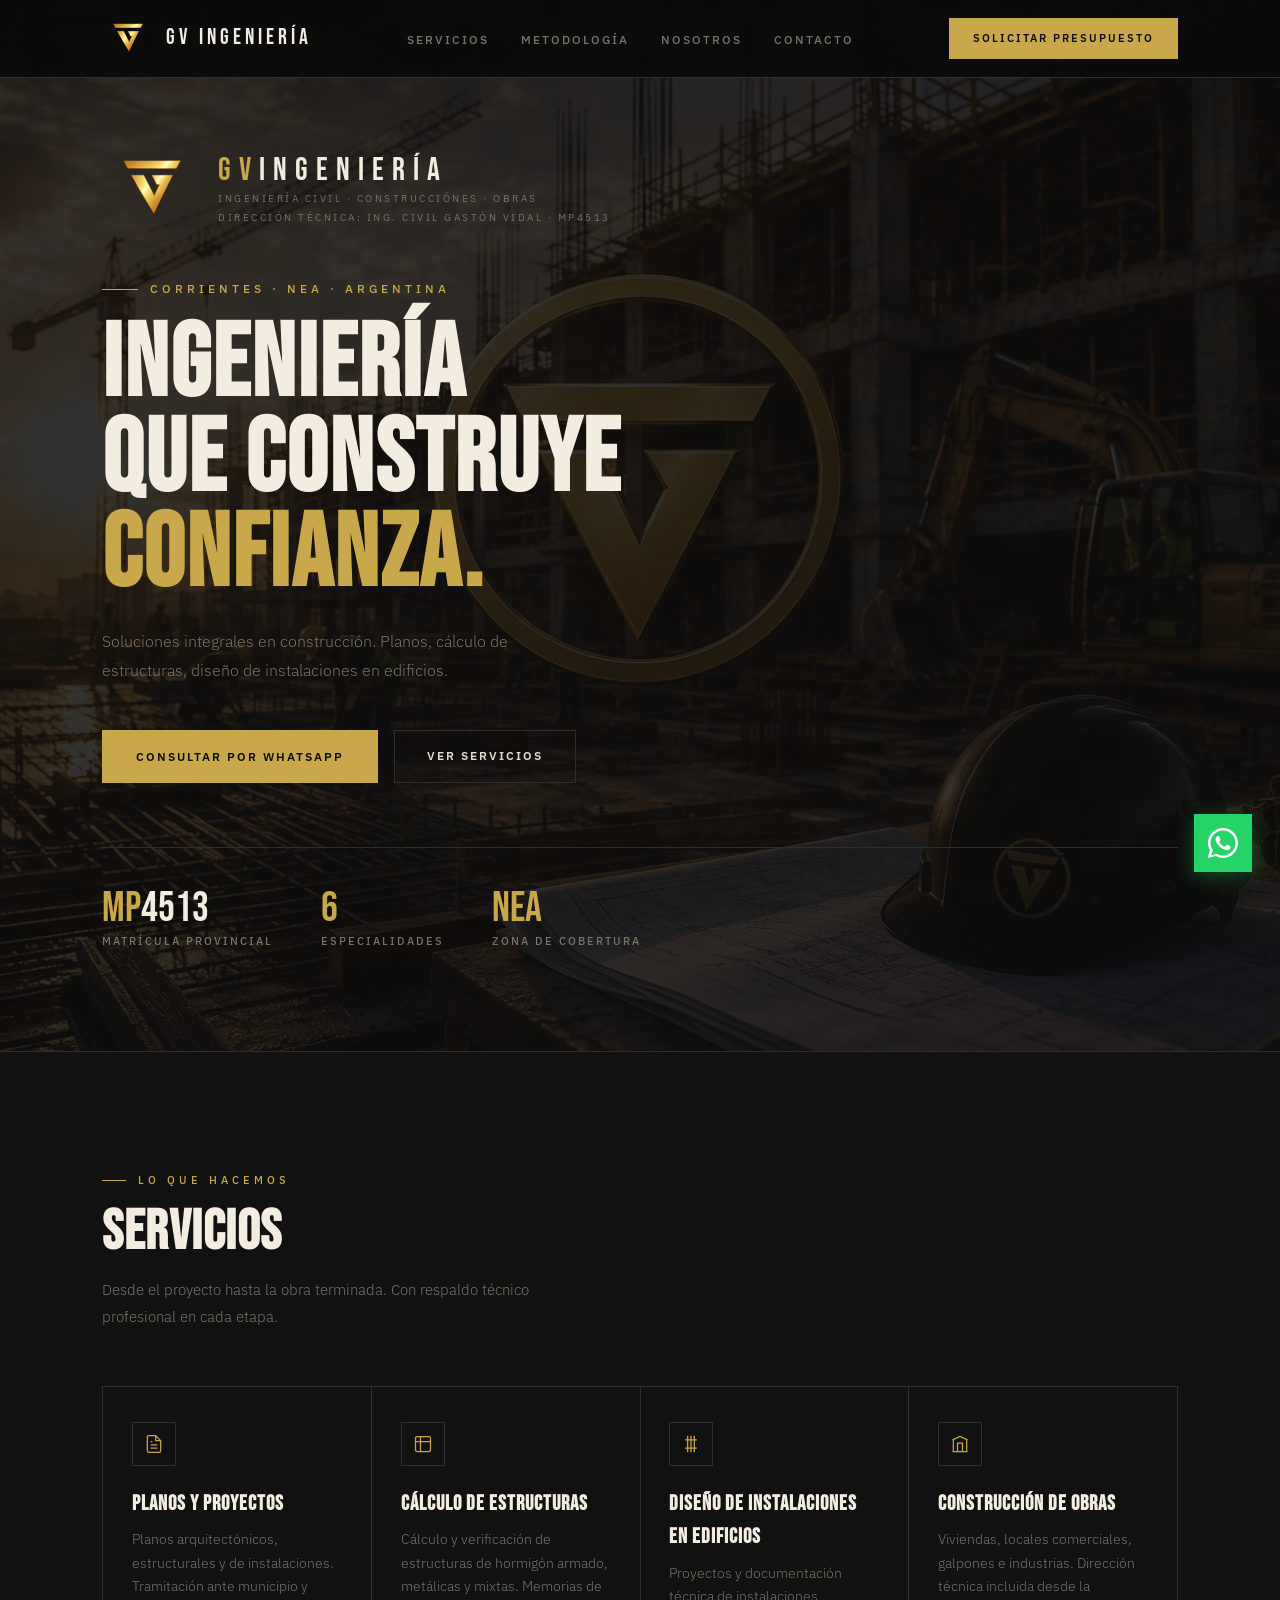
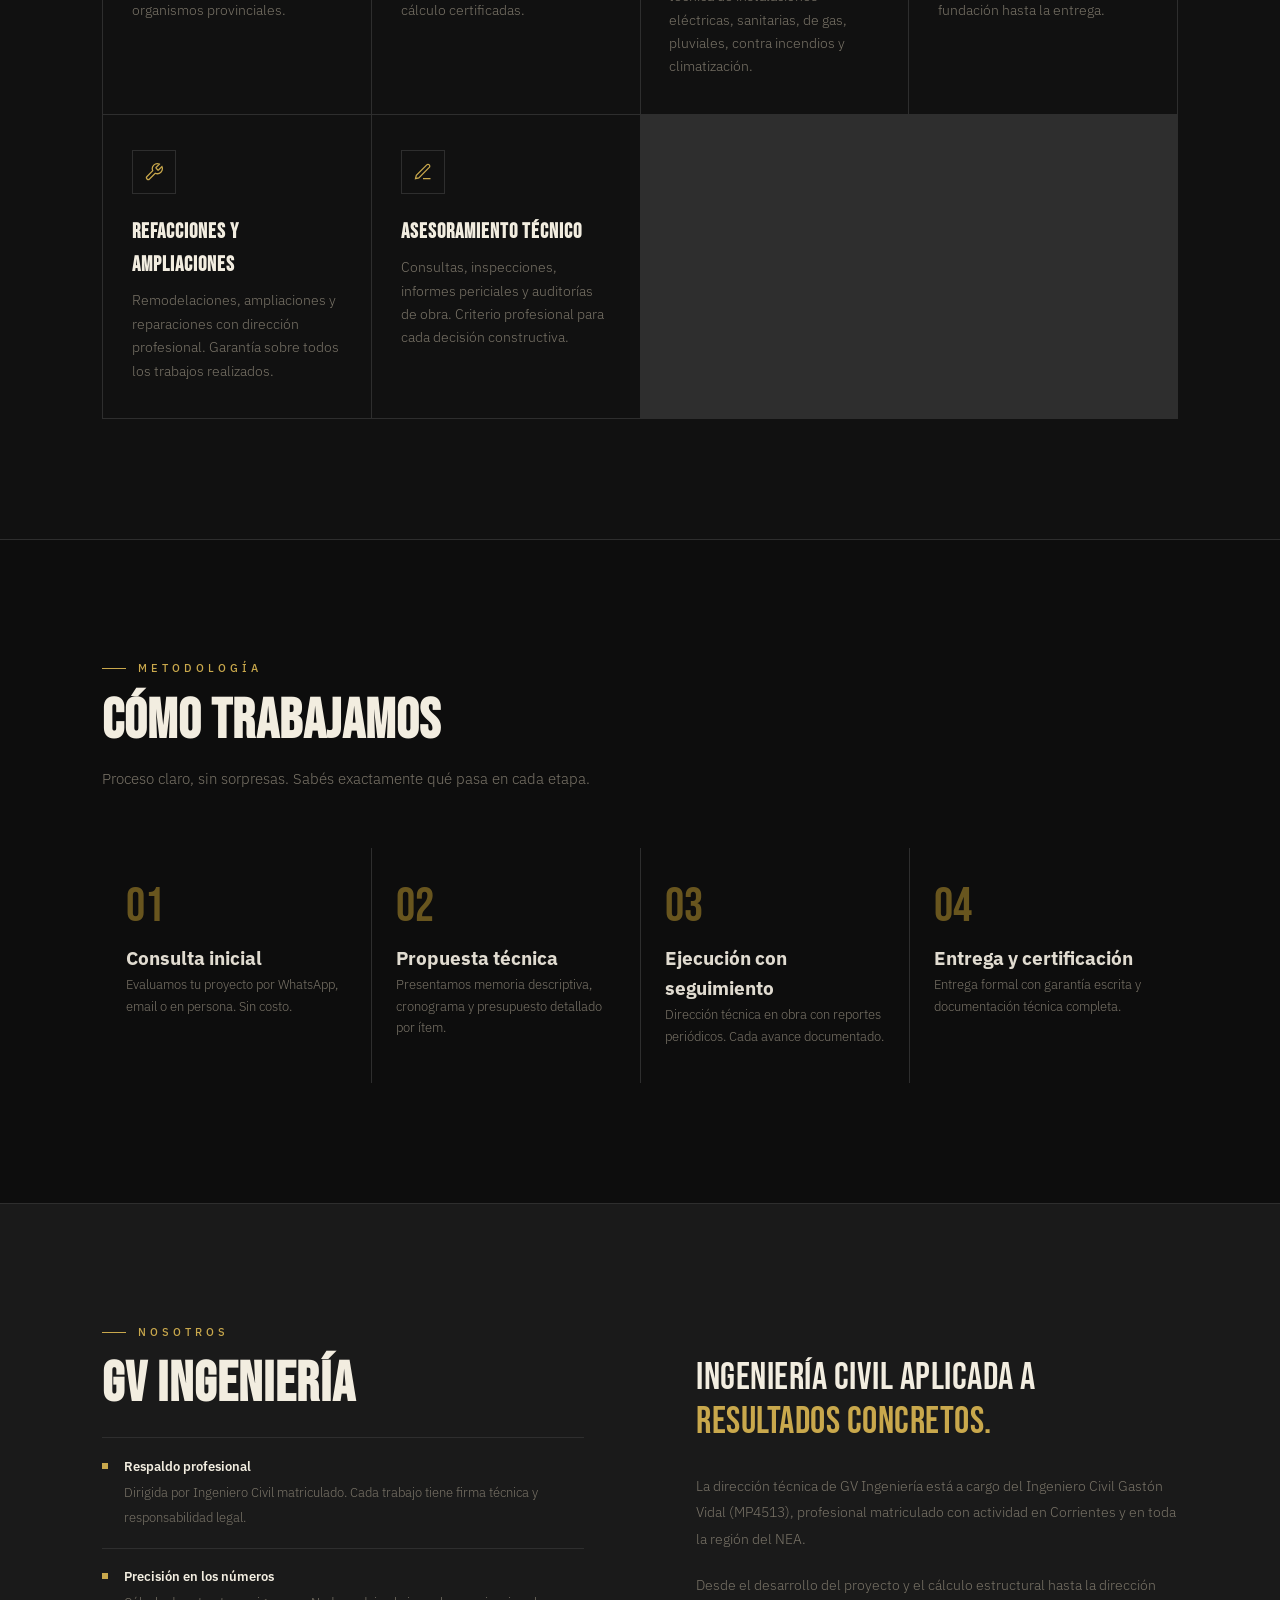
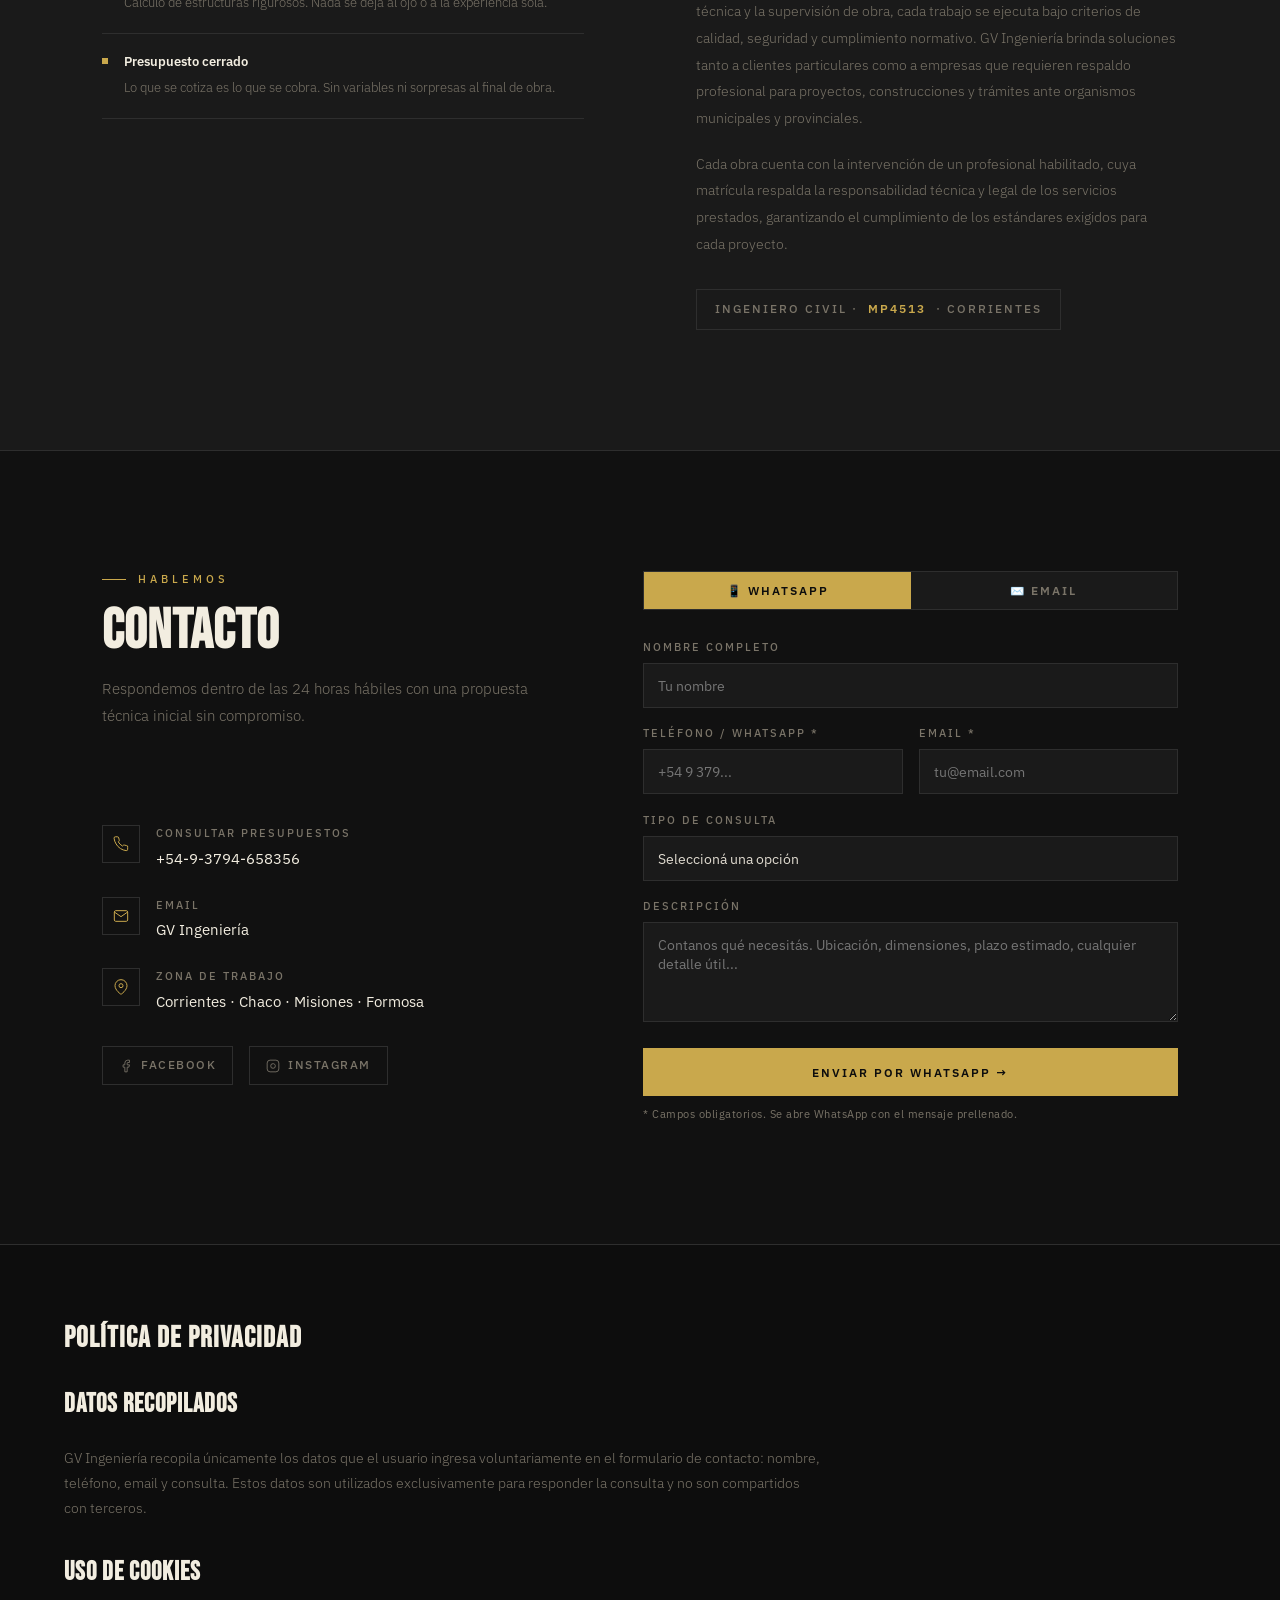
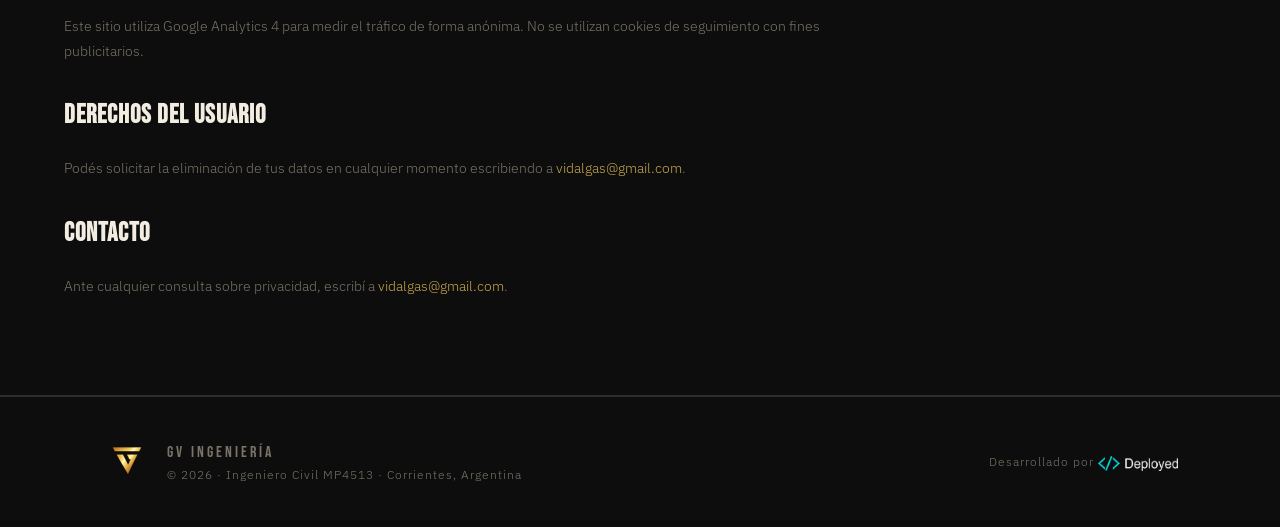
<file: index.html>
<!DOCTYPE html>
<html lang="es">
<head>
<meta charset="UTF-8">
<meta name="viewport" content="width=device-width, initial-scale=1.0">

<!-- F2 — theme-color para mobile browsers -->
<meta name="theme-color" content="#c9a84c">

<!-- ============================================================
     F2/F5 — SEO
     ============================================================ -->
<title>GV Ingeniería (MP4513) en Corrientes</title>
<meta name="description" content="Ingeniero Civil en Corrientes (MP4513). ¿Necesitás cálculos estructurales precisos, planos o dirección de obra? Garantía profesional y técnica para proyectos seguros en el NEA. ¡Pedí tu presupuesto hoy!">
<meta name="keywords" content="ingeniero civil corrientes, calculista de estructuras corrientes, construcción viviendas NEA, planos municipales corrientes, dirección de obra, firma técnica ingeniería">
<meta name="author" content="Gastón Vidal">
<meta name="robots" content="index, follow">
<link rel="canonical" href="https://gv-ingenieria.netlify.app/">

<!-- F2 — Open Graph (WhatsApp, Facebook) -->
<meta property="og:type" content="website">
<meta property="og:url" content="https://gv-ingenieria.netlify.app/">
<meta property="og:site_name" content="GV Ingeniería">
<meta property="og:title" content="Gastón Vidal – Ingeniero Civil · Corrientes">
<meta property="og:description" content="¿Proyectando tu casa o industria? Ingeniero Civil en Corrientes con especialidad en estructuras y dirección de obra. Calidad técnica garantizada para todo el NEA.">
<!-- F5/F6 — og:image reemplazada por imagen 1200×630 adecuada para compartir -->
<meta property="og:image" content="https://gv-ingenieria.netlify.app/assets/img/og-image.png">
<meta property="og:image:width" content="1200">
<meta property="og:image:height" content="630">
<meta property="og:locale" content="es_AR">

<!-- F2 — Twitter Card actualizada a summary_large_image para mayor presencia -->
<meta name="twitter:card" content="summary_large_image">
<meta name="twitter:title" content="Gastón Vidal – Ingeniero Civil · Corrientes">
<meta name="twitter:description" content="Planos, cálculo de estructuras y dirección de obra. Profesionalismo y seguridad para tu construcción en el NEA. Consultas por WhatsApp.">
<meta name="twitter:image" content="https://gv-ingenieria.netlify.app/assets/img/og-image.png">

<!-- F2 — Schema.org JSON-LD (sin cambios del original — ya estaba correcto) -->
<script type="application/ld+json">
{
  "@context": "https://schema.org",
  "@type": "ProfessionalService",
  "name": "GV Ingeniería – Gastón Vidal",
  "url": "https://gv-ingenieria.netlify.app/",
  "logo": "https://gv-ingenieria.netlify.app/assets/img/logo.webp",
  "image": "https://gv-ingenieria.netlify.app/assets/img/og-image.png",
  "description": "Ingeniero Civil matriculado en Corrientes (MP4513). Especialista en planos, cálculo de estructuras, diseño de instalaciones y dirección de obra en el NEA.",
  "address": {
    "@type": "PostalAddress",
    "addressLocality": "Corrientes",
    "addressRegion": "Corrientes",
    "addressCountry": "AR"
  },
  "geo": {
    "@type": "GeoCoordinates",
    "latitude": -27.4806,
    "longitude": -58.8341
  },
  "areaServed": ["Corrientes", "Chaco", "Misiones", "Formosa"],
  "priceRange": "$$",
  "telephone": "+5493794658356",
  "email": "vidalgas@gmail.com",
  "sameAs": [
    "https://facebook.com/Gastonvidalingenierocivil",
    "https://instagram.com/ing.gastonvidal"
  ],
  "hasCredential": {
    "@type": "EducationalOccupationalCredential",
    "credentialCategory": "Matrícula Profesional",
    "identifier": "MP4513"
  }
}
</script>

<!-- ============================================================
     F6 — FAVICON
     INSTRUCCIÓN: Generá los favicons reales en realfavicongenerator.net
     usando assets/img/logo.webp como base y reemplazá estos links.
     ============================================================ -->
<link rel="icon" type="image/png" sizes="32x32" href="assets/img/favicon.ico">
<link rel="icon" type="image/png" sizes="16x16" href="assets/img/favicon.ico">
<link rel="apple-touch-icon" sizes="192x192" href="web-app-manifest-192x192.png">
<link rel="manifest" href="site.webmanifest">

<!-- ============================================================
     F7 — GOOGLE ANALYTICS 4 en kahiovidalstudio@gmail.com
     Reemplazá G-XXXXXXXXXX con tu ID real:
     analytics.google.com → Administrar → Flujos de datos → Web
     ============================================================ -->
<!-- F7 — Google Search Console: reemplazá con tu meta de verificación
<meta name="google-site-verification" content="REEMPLAZAR_CON_TU_CODIGO_GSC"> -->
<script async src="https://www.googletagmanager.com/gtag/js?id=G-Y80LWD1JGJ"></script>
<script>
  window.dataLayer = window.dataLayer || [];
  function gtag(){dataLayer.push(arguments);}
  gtag('js', new Date());

  gtag('config', 'G-Y80LWD1JGJ');
</script>

<!-- F2 — Google Fonts -->
<link rel="preload" as="image" href="assets/img/hero1.webp" type="image/webp" fetchpriority="high">
<link rel="preconnect" href="https://fonts.googleapis.com">
<link rel="preconnect" href="https://fonts.gstatic.com" crossorigin>
<!-- Carga no bloqueante: mantiene la fuente de respaldo hasta descargar Google Fonts. -->
<!-- Carga no bloqueante sin reemplazo tardío de tipografía: evita CLS con red lenta. -->
<link rel="stylesheet" href="https://fonts.googleapis.com/css2?family=Bebas+Neue&family=IBM+Plex+Sans:wght@300;400;500;600&display=swap">

<!-- F3 — CSS externo -->
<!-- Carga no bloqueante para retirar styles.css de la ruta crítica. -->
<link rel="preload" as="style" href="assets/css/styles.css" onload="this.onload=null;this.rel='stylesheet'">
<noscript><link rel="stylesheet" href="assets/css/styles.css"></noscript>
</head>
<body>

<!-- F2/F4 — NAV con botón hamburguesa mobile -->
<nav>
  <a href="#" class="nav-logo" aria-label="GV Ingeniería — inicio">
    <img src="assets/img/logo.webp" alt="Isotipo GV Ingeniería" width="52" height="52">
    <div>
      <div class="nav-logo-text">GV INGENIERÍA</div>
    </div>
  </a>
  <ul class="nav-links" id="nav-links">
    <li><a href="#servicios">Servicios</a></li>
    <li><a href="#proceso">Metodología</a></li>
    <li><a href="#nosotros">Nosotros</a></li>
    <li><a href="#contacto">Contacto</a></li>
  </ul>
  <!-- F4 — Botón hamburguesa mobile -->
  <button class="nav-hamburguesa" id="nav-hamburguesa" aria-label="Abrir menú" aria-expanded="false" aria-controls="nav-links">
    <span></span><span></span><span></span>
  </button>
  <a href="#contacto" class="btn-primary" style="padding:10px 22px;font-size:0.7rem;">Solicitar presupuesto</a>
</nav>

<!-- HERO -->
<section class="hero" aria-label="Portada GV Ingeniería">
  <div class="hero-logo-grande">
    <!-- F5 — loading="eager" en imagen hero, width/height para evitar CLS -->
    <img src="assets/img/logo.webp" alt="Logo GV Ingeniería" width="100" height="100" loading="eager">
    <div>
      <div class="hero-logo-nombre"><span>GV</span><span>INGENIERÍA</span></div>
      <div class="hero-logo-matricula">Ingeniería Civil · Construcciónes · Obras</div>
      <div class="hero-logo-matricula">Dirección técnica: Ing. Civil Gastón Vidal · MP4513</div>
    </div>
  </div>
  <div class="hero-eyebrow">Corrientes · NEA · Argentina</div>
  <!-- F5 — único H1 de la página -->
  <h1>Ingeniería<br>que construye<br><em>confianza.</em></h1>
  <p class="hero-sub">Soluciones integrales en construcción. Planos, cálculo de estructuras, diseño de instalaciones en edificios.</p>
  <div class="hero-ctas">
    <a href="https://wa.me/+5493794658356" class="btn-primary" target="_blank" rel="noopener noreferrer">Consultar por WhatsApp</a>
    <a href="#servicios" class="btn-secondary">Ver servicios</a>
  </div>
  <div class="hero-stats">
    <div>
      <div class="stat-num"><span>MP</span>4513</div>
      <div class="stat-label">Matrícula provincial</div>
    </div>
    <div>
      <div class="stat-num"><span>6</span></div>
      <div class="stat-label">Especialidades</div>
    </div>
    <div>
      <div class="stat-num"><span>NEA</span></div>
      <div class="stat-label">Zona de cobertura</div>
    </div>
  </div>
</section>

<!-- SERVICIOS -->
<section id="servicios" aria-labelledby="h2-servicios">
  <div class="section-label">Lo que hacemos</div>
  <h2 class="section-title" id="h2-servicios">Servicios</h2>
  <p class="section-desc">Desde el proyecto hasta la obra terminada. Con respaldo técnico profesional en cada etapa.</p>

  <div class="servicios-grid">

    <div class="servicio-card reveal">
      <div class="servicio-icon" aria-hidden="true">
        <svg viewBox="0 0 24 24"><path d="M14 2H6a2 2 0 0 0-2 2v16a2 2 0 0 0 2 2h12a2 2 0 0 0 2-2V8zM14 2v6h6M16 13H8M16 17H8M10 9H8"/></svg>
      </div>
      <h3>Planos y proyectos</h3>
      <p>Planos arquitectónicos, estructurales y de instalaciones. Tramitación ante municipio y organismos provinciales.</p>
    </div>

    <div class="servicio-card reveal">
      <div class="servicio-icon" aria-hidden="true">
        <svg viewBox="0 0 24 24"><path d="M9 3H5a2 2 0 0 0-2 2v4m6-6h10a2 2 0 0 1 2 2v4M9 3v18m0 0h10a2 2 0 0 0 2-2V9M9 21H5a2 2 0 0 1-2-2V9m0 0h18"/></svg>
      </div>
      <h3>Cálculo de estructuras</h3>
      <p>Cálculo y verificación de estructuras de hormigón armado, metálicas y mixtas. Memorias de cálculo certificadas.</p>
    </div>

    <div class="servicio-card reveal">
      <div class="servicio-icon" aria-hidden="true">
        <svg viewBox="0 0 24 24"><path d="M12 2v20M5 7h14M5 17h14M8 2v20M16 2v20"/></svg>
      </div>
      <h3>Diseño de instalaciones en edificios</h3>
      <p>Proyectos y documentación técnica de instalaciones eléctricas, sanitarias, de gas, pluviales, contra incendios y climatización.</p>
    </div>

    <div class="servicio-card reveal">
      <div class="servicio-icon" aria-hidden="true">
        <svg viewBox="0 0 24 24"><path d="M3 21h18M3 7l9-4 9 4M4 7v14M20 7v14M9 21V11h6v10"/></svg>
      </div>
      <h3>Construcción de obras</h3>
      <p>Viviendas, locales comerciales, galpones e industrias. Dirección técnica incluida desde la fundación hasta la entrega.</p>
    </div>

    <div class="servicio-card reveal">
      <div class="servicio-icon" aria-hidden="true">
        <svg viewBox="0 0 24 24"><path d="M14.7 6.3a1 1 0 0 0 0 1.4l1.6 1.6a1 1 0 0 0 1.4 0l3.77-3.77a6 6 0 0 1-7.94 7.94l-6.91 6.91a2.12 2.12 0 0 1-3-3l6.91-6.91a6 6 0 0 1 7.94-7.94l-3.76 3.76z"/></svg>
      </div>
      <h3>Refacciones y ampliaciones</h3>
      <p>Remodelaciones, ampliaciones y reparaciones con dirección profesional. Garantía sobre todos los trabajos realizados.</p>
    </div>

    <div class="servicio-card reveal">
      <div class="servicio-icon" aria-hidden="true">
        <svg viewBox="0 0 24 24"><path d="M12 20h9M16.5 3.5a2.121 2.121 0 0 1 3 3L7 19l-4 1 1-4L16.5 3.5z"/></svg>
      </div>
      <h3>Asesoramiento técnico</h3>
      <p>Consultas, inspecciones, informes periciales y auditorías de obra. Criterio profesional para cada decisión constructiva.</p>
    </div>

  </div>
</section>

<!-- PROCESO -->
<section id="proceso" aria-labelledby="h2-proceso">
  <div class="section-label">Metodología</div>
  <h2 class="section-title" id="h2-proceso">Cómo trabajamos</h2>
  <p class="section-desc">Proceso claro, sin sorpresas. Sabés exactamente qué pasa en cada etapa.</p>
  <div class="proceso-steps">
    <div class="paso reveal"><div class="paso-num">01</div><h3>Consulta inicial</h3><p>Evaluamos tu proyecto por WhatsApp, email o en persona. Sin costo.</p></div>
    <div class="paso reveal"><div class="paso-num">02</div><h3>Propuesta técnica</h3><p>Presentamos memoria descriptiva, cronograma y presupuesto detallado por ítem.</p></div>
    <div class="paso reveal"><div class="paso-num">03</div><h3>Ejecución con seguimiento</h3><p>Dirección técnica en obra con reportes periódicos. Cada avance documentado.</p></div>
    <div class="paso reveal"><div class="paso-num">04</div><h3>Entrega y certificación</h3><p>Entrega formal con garantía escrita y documentación técnica completa.</p></div>
  </div>
</section>

<!-- NOSOTROS -->
<section id="nosotros" aria-labelledby="h2-nosotros">
  <div class="nosotros-grid">
    <div>
      <div class="section-label">Nosotros</div>
      <h2 class="section-title" id="h2-nosotros">GV INGENIERÍA</h2>
      <div class="nosotros-valores" style="margin-top:1.5rem">
        <div class="valor-item reveal"><div class="valor-marker" aria-hidden="true"></div><div><strong>Respaldo profesional</strong><span>Dirigida por Ingeniero Civil matriculado. Cada trabajo tiene firma técnica y responsabilidad legal.</span></div></div>
        <div class="valor-item reveal"><div class="valor-marker" aria-hidden="true"></div><div><strong>Precisión en los números</strong><span>Cálculo de estructuras rigurosos. Nada se deja al ojo o a la experiencia sola.</span></div></div>
        <div class="valor-item reveal"><div class="valor-marker" aria-hidden="true"></div><div><strong>Presupuesto cerrado</strong><span>Lo que se cotiza es lo que se cobra. Sin variables ni sorpresas al final de obra.</span></div></div>
      </div>
    </div>
    <div class="nosotros-right reveal">
      <p class="nosotros-cita">Ingeniería civil aplicada a <em>resultados concretos.</em></p>
      <p class="nosotros-texto">La dirección técnica de GV Ingeniería está a cargo del Ingeniero Civil Gastón Vidal (MP4513), profesional matriculado con actividad en Corrientes y en toda la región del NEA.</p>
      <p class="nosotros-texto">Desde el desarrollo del proyecto y el cálculo estructural hasta la dirección técnica y la supervisión de obra, cada trabajo se ejecuta bajo criterios de calidad, seguridad y cumplimiento normativo. GV Ingeniería brinda soluciones tanto a clientes particulares como a empresas que requieren respaldo profesional para proyectos, construcciones y trámites ante organismos municipales y provinciales.</p>
      <p class="nosotros-texto">Cada obra cuenta con la intervención de un profesional habilitado, cuya matrícula respalda la responsabilidad técnica y legal de los servicios prestados, garantizando el cumplimiento de los estándares exigidos para cada proyecto.</p>
      <div class="badge-matricula">Ingeniero Civil · <span>MP4513</span> · Corrientes</div>
    </div>
  </div>
</section>

<!-- CONTACTO -->
<section id="contacto" aria-labelledby="h2-contacto">
  <div class="contacto-inner">
    <div>
      <div class="section-label">Hablemos</div>
      <h2 class="section-title" id="h2-contacto">Contacto</h2>
      <p class="section-desc">Respondemos dentro de las 24 horas hábiles con una propuesta técnica inicial sin compromiso.</p>
      <div class="contacto-info">
        <div class="contacto-dato">
          <div class="contacto-dato-icon" aria-hidden="true"><svg viewBox="0 0 24 24"><path d="M22 16.92v3a2 2 0 0 1-2.18 2 19.79 19.79 0 0 1-8.63-3.07A19.5 19.5 0 0 1 4.69 12a19.79 19.79 0 0 1-3.07-8.67A2 2 0 0 1 3.6 1.19h3a2 2 0 0 1 2 1.72c.127.96.361 1.903.7 2.81a2 2 0 0 1-.45 2.11L7.91 8.77a16 16 0 0 0 6.29 6.29l.95-.95a2 2 0 0 1 2.11-.45c.907.339 1.85.573 2.81.7A2 2 0 0 1 22 16.92z"/></svg></div>
          <div><strong>Consultar presupuestos</strong><a href="https://wa.me/+5493794658356" aria-label="WhatsApp GV Ingeniería">+54-9-3794-658356</a></div>
        </div>
        <div class="contacto-dato">
          <div class="contacto-dato-icon" aria-hidden="true"><svg viewBox="0 0 24 24"><path d="M4 4h16c1.1 0 2 .9 2 2v12c0 1.1-.9 2-2 2H4c-1.1 0-2-.9-2-2V6c0-1.1.9-2 2-2z"/><polyline points="22,6 12,13 2,6"/></svg></div>
          <div><strong>Email</strong><a href="mailto:vidalgas@gmail.com">GV Ingeniería</a></div>
        </div>
        <div class="contacto-dato">
          <div class="contacto-dato-icon" aria-hidden="true"><svg viewBox="0 0 24 24"><path d="M21 10c0 7-9 13-9 13s-9-6-9-13a9 9 0 0 1 18 0z"/><circle cx="12" cy="10" r="3"/></svg></div>
          <div><strong>Zona de trabajo</strong><span>Corrientes · Chaco · Misiones · Formosa</span></div>
        </div>
      </div>
      <div class="redes">
        <a href="https://facebook.com/Gastonvidalingenierocivil" class="red-link" target="_blank" rel="noopener noreferrer" aria-label="Facebook de GV Ingeniería">
          <svg viewBox="0 0 24 24" aria-hidden="true"><path d="M18 2h-3a5 5 0 0 0-5 5v3H7v4h3v8h4v-8h3l1-4h-4V7a1 1 0 0 1 1-1h3z"/></svg>Facebook
        </a>
        <a href="https://instagram.com/ing.gastonvidal" class="red-link" target="_blank" rel="noopener noreferrer" aria-label="Instagram de GV Ingeniería">
          <svg viewBox="0 0 24 24" aria-hidden="true"><rect x="2" y="2" width="20" height="20" rx="5" ry="5"/><path d="M16 11.37A4 4 0 1 1 12.63 8 4 4 0 0 1 16 11.37z"/><line x1="17.5" y1="6.5" x2="17.51" y2="6.5"/></svg>Instagram
        </a>
      </div>
    </div>

    <!-- FORMULARIO CON TABS -->
    <div>
      <div class="form-tabs" role="tablist" aria-label="Método de contacto">
        <button class="form-tab activo" role="tab" aria-selected="true" aria-controls="panel-whatsapp" onclick="cambiarTab('whatsapp', this)">📱 WhatsApp</button>
        <button class="form-tab" role="tab" aria-selected="false" aria-controls="panel-email" onclick="cambiarTab('email', this)">✉️ Email</button>
      </div>

      <!-- PANEL WHATSAPP -->
      <div class="form-panel activo" id="panel-whatsapp" role="tabpanel">
        <!-- F8 — Honeypot anti-spam -->
        <div class="form-honeypot" aria-hidden="true">
          <input type="text" name="_gotcha_wa" tabindex="-1" autocomplete="off">
        </div>
        <div class="form-group">
          <label for="wa-nombre">Nombre completo</label>
          <input id="wa-nombre" name="nombre" type="text" placeholder="Tu nombre" autocomplete="name" required>
          <div class="form-error-msg" id="wa-err-nombre" role="alert">Ingresá tu nombre.</div>
        </div>
        <div class="form-row">
          <div class="form-group">
            <label for="wa-telefono">Teléfono / WhatsApp *</label>
            <input id="wa-telefono" name="telefono" type="tel" placeholder="+54 9 379..." autocomplete="tel" required>
            <div class="form-error-msg" id="wa-err-telefono" role="alert">Ingresá un número válido (mínimo 8 dígitos).</div>
          </div>
          <div class="form-group">
            <label for="wa-email">Email *</label>
            <input id="wa-email" name="email" type="email" placeholder="tu@email.com" autocomplete="email" required>
            <div class="form-error-msg" id="wa-err-email" role="alert">Ingresá un email válido (ej: nombre@gmail.com).</div>
          </div>
        </div>
        <div class="form-group">
          <label for="wa-consulta">Tipo de consulta</label>
          <select id="wa-consulta" name="consulta">
            <option value="" disabled selected>Seleccioná una opción</option>
            <option>Planos y proyecto</option>
            <option>Cálculo de estructuras</option>
            <option>Diseño de instalaciones en edificios</option>
            <option>Construcción de obra nueva</option>
            <option>Refacción o ampliación</option>
            <option>Asesoramiento técnico</option>
            <option>Otro</option>
          </select>
        </div>
        <div class="form-group">
          <label for="wa-descripcion">Descripción</label>
          <textarea id="wa-descripcion" name="mensaje" placeholder="Contanos qué necesitás. Ubicación, dimensiones, plazo estimado, cualquier detalle útil..." rows="4"></textarea>
        </div>
        <div class="form-aviso" id="wa-aviso" role="alert">⚠ Completá teléfono y email para que Gastón pueda contactarte.</div>
        <button class="form-submit" type="button" onclick="enviarWhatsApp()">Enviar por WhatsApp →</button>
        <p class="form-nota">* Campos obligatorios. Se abre WhatsApp con el mensaje prellenado.</p>
      </div>

      <!-- PANEL EMAIL -->
      <!-- ============================================================
           FORMSPREE: endpoint configurado — https://formspree.io/f/xeebeydp
           ============================================================ -->
      <div class="form-panel" id="panel-email" role="tabpanel">
        <form id="form-email-el" action="https://formspree.io/f/xeebeydp" method="POST">
          <!-- F8/F9 — Honeypot anti-spam para Formspree -->
          <input type="text" name="_gotcha" class="form-honeypot" tabindex="-1" autocomplete="off" aria-hidden="true">
          <div class="form-group">
            <label for="em-nombre">Nombre completo</label>
            <input name="nombre" id="em-nombre" type="text" placeholder="Tu nombre" autocomplete="name">
            <div class="form-error-msg" id="em-err-nombre" role="alert">Ingresá tu nombre.</div>
          </div>
          <div class="form-row">
            <div class="form-group">
              <label for="em-telefono">Teléfono *</label>
              <input name="telefono" id="em-telefono" type="tel" placeholder="+54 9 379..." autocomplete="tel" required>
              <div class="form-error-msg" id="em-err-telefono" role="alert">Mínimo 8 dígitos.</div>
            </div>
            <div class="form-group">
              <label for="em-email">Email *</label>
              <input name="email" id="em-email" type="email" placeholder="tu@email.com" autocomplete="email" required>
              <div class="form-error-msg" id="em-err-email" role="alert">Email inválido.</div>
            </div>
          </div>
          <div class="form-group">
            <label for="em-consulta">Tipo de consulta</label>
            <select name="consulta" id="em-consulta">
              <option value="" disabled selected>Seleccioná una opción</option>
              <option>Planos y proyecto</option>
              <option>Cálculo de estructuras</option>
              <option>Diseño de instalaciones en edificios</option>
              <option>Construcción de obra nueva</option>
              <option>Refacción o ampliación</option>
              <option>Asesoramiento técnico</option>
              <option>Otro</option>
            </select>
          </div>
          <div class="form-group">
            <label for="em-descripcion">Descripción</label>
            <textarea name="mensaje" id="em-descripcion" placeholder="Contanos qué necesitás..."></textarea>
          </div>
          <div class="form-aviso" id="em-aviso" role="alert">⚠ Completá teléfono y email correctamente.</div>
          <div class="form-exito" id="em-exito" role="status">✓ Mensaje enviado. GV Ingeniería te responde en menos de 24 horas.</div>
          <button type="button" class="form-submit" onclick="enviarEmail()">Enviar mensaje →</button>
          <p class="form-nota">* Tu email remite directamente a GV Ingeniería</p>
        </form>
      </div>
    </div>
  </div>
</section>

<!-- F2 — Política de privacidad (existente, sin cambios de contenido) -->
<section id="privacidad" aria-labelledby="h2-privacidad">
  <div class="privacidad-inner">
    <h2 class="section-title" id="h2-privacidad" style="font-size:1.8rem;margin-bottom:2rem;">Política de privacidad</h2>
    <h3>Datos recopilados</h3>
    <p>GV Ingeniería recopila únicamente los datos que el usuario ingresa voluntariamente en el formulario de contacto: nombre, teléfono, email y consulta. Estos datos son utilizados exclusivamente para responder la consulta y no son compartidos con terceros.</p>
    <h3>Uso de cookies</h3>
    <p>Este sitio utiliza Google Analytics 4 para medir el tráfico de forma anónima. No se utilizan cookies de seguimiento con fines publicitarios.</p>
    <h3>Derechos del usuario</h3>
    <p>Podés solicitar la eliminación de tus datos en cualquier momento escribiendo a <a href="mailto:vidalgas@gmail.com">vidalgas@gmail.com</a>.</p>
    <h3>Contacto</h3>
    <p>Ante cualquier consulta sobre privacidad, escribí a <a href="mailto:vidalgas@gmail.com">vidalgas@gmail.com</a>.</p>
  </div>
</section>

<!-- FOOTER -->
<footer>
  <div class="footer-logo">
    <!-- F5 — loading="lazy" + width/height en imagen de footer -->
    <img src="assets/img/logo.webp" alt="GV Ingeniería" width="50" height="50" loading="lazy">
    <div class="footer-text-wrapper">
      <span class="footer-logo-text">GV INGENIERÍA</span>
      <!-- F4 — año dinámico -->
      <p class="footer-copy">© <span id="footer-year">2026</span> · Ingeniero Civil MP4513 · Corrientes, Argentina</p>
    </div>
  </div>
  
  <div class="footer-copy">
    Desarrollado por 
    <img src="assets/img/Deployed1.png" alt="Desarrollado por Deployed" width="80" height="15" loading="lazy" style="vertical-align: middle;">
  </div>
</footer>

<!-- WA FLOTANTE -->
<a href="https://wa.me/+5493794658356?text=Hola%20GV%20Ingeniería%2C%20quiero%20consultar%20sobre%20un%20proyecto" target="_blank" rel="noopener noreferrer" class="wa-float" title="Escribinos por WhatsApp" aria-label="Contactar por WhatsApp">
  <svg viewBox="0 0 24 24" xmlns="http://www.w3.org/2000/svg" aria-hidden="true">
    <path d="M17.472 14.382c-.297-.149-1.758-.867-2.03-.967-.273-.099-.471-.148-.67.15-.197.297-.767.966-.94 1.164-.173.199-.347.223-.644.075-.297-.15-1.255-.463-2.39-1.475-.883-.788-1.48-1.761-1.653-2.059-.173-.297-.018-.458.13-.606.134-.133.298-.347.446-.52.149-.174.198-.298.298-.497.099-.198.05-.371-.025-.52-.075-.149-.669-1.612-.916-2.207-.242-.579-.487-.5-.669-.51-.173-.008-.371-.01-.57-.01-.198 0-.52.074-.792.372-.272.297-1.04 1.016-1.04 2.479 0 1.462 1.065 2.875 1.213 3.074.149.198 2.096 3.2 5.077 4.487.709.306 1.262.489 1.694.625.712.227 1.36.195 1.871.118.571-.085 1.758-.719 2.006-1.413.248-.694.248-1.289.173-1.413-.074-.124-.272-.198-.57-.347z"/>
    <path d="M12 0C5.373 0 0 5.373 0 12c0 2.133.558 4.133 1.532 5.868L.073 23.258a.5.5 0 00.61.636l5.57-1.463A11.945 11.945 0 0012 24c6.627 0 12-5.373 12-12S18.627 0 12 0zm0 22c-1.9 0-3.68-.523-5.2-1.432L2.6 21.76l1.208-4.136A9.96 9.96 0 012 12C2 6.477 6.477 2 12 2s10 4.477 10 10-4.477 10-10 10z"/>
  </svg>
</a>

<!-- F4 — JS externo con defer -->
<script src="assets/js/main.js" defer></script>

</body>
</html>
</file>
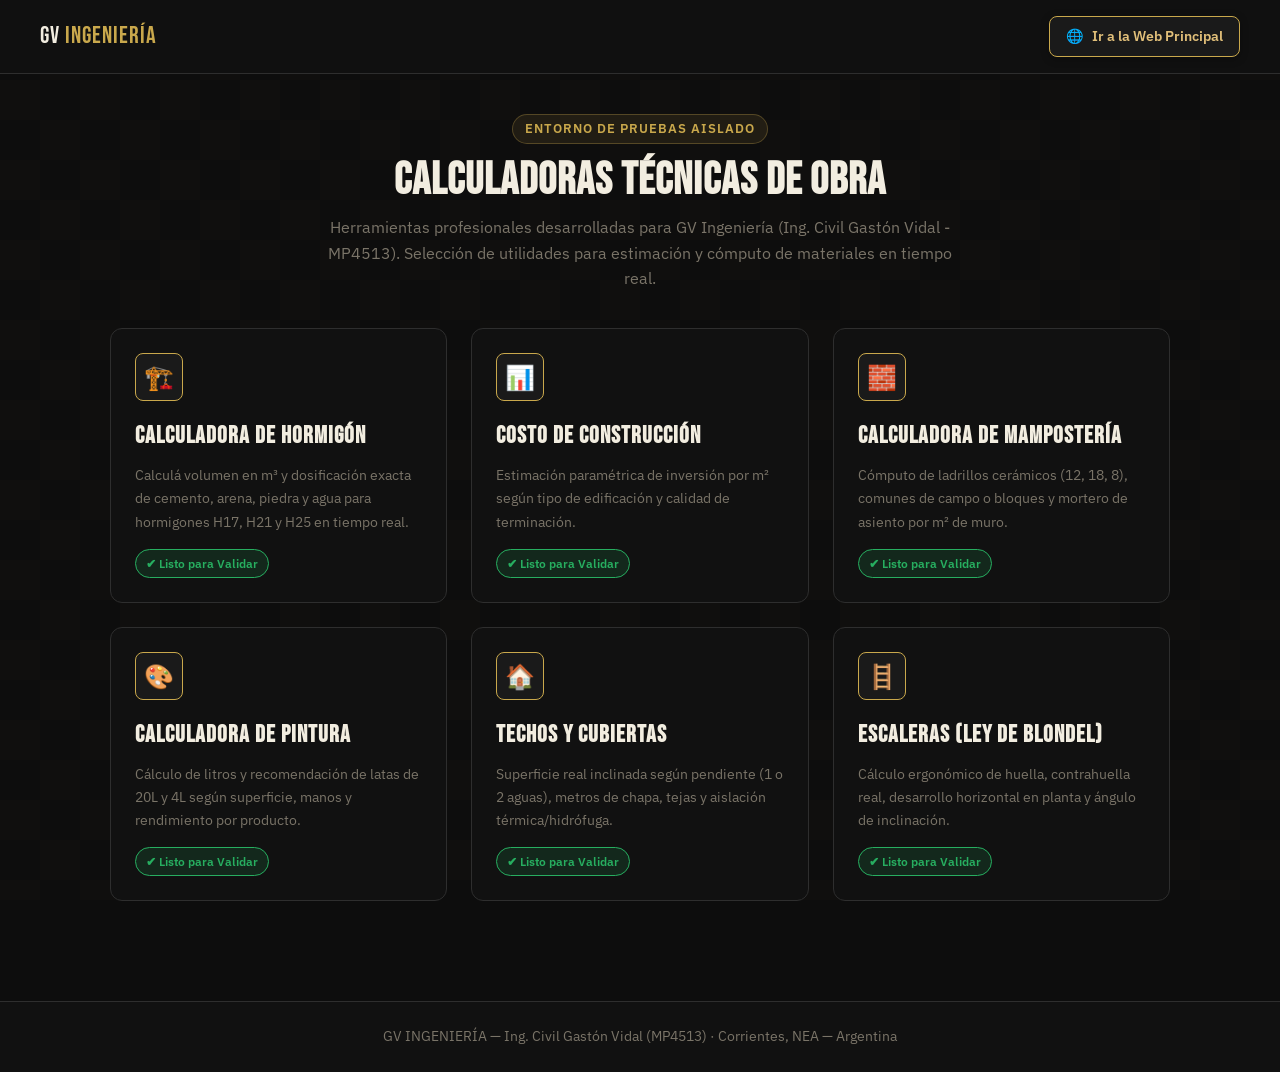
<file: herramientas/index.html>
<!DOCTYPE html>
<html lang="es">
<head>
  <meta charset="UTF-8">
  <meta name="viewport" content="width=device-width, initial-scale=1.0">
  <title>GV Ingeniería — Calculadoras y Herramientas Técnicas de Obra</title>
  <link rel="stylesheet" href="shared/styles.css">
  <style>
    .tools-grid {
      display: grid;
      grid-template-columns: repeat(auto-fit, minmax(320px, 1fr));
      gap: 24px;
      margin-top: 30px;
    }
    .tool-card {
      background: var(--carbon);
      border: 1px solid var(--gris-borde);
      border-radius: var(--radius);
      padding: 24px;
      transition: var(--transicion);
      display: flex;
      flex-direction: column;
      text-decoration: none;
      color: inherit;
    }
    .tool-card:hover {
      border-color: var(--oro);
      transform: translateY(-4px);
      box-shadow: 0 10px 25px rgba(201, 168, 76, 0.15);
    }
    .tool-icon {
      width: 48px;
      height: 48px;
      background: var(--gris-oscuro);
      border: 1px solid var(--oro);
      border-radius: var(--radius-sm);
      display: flex;
      align-items: center;
      justify-content: center;
      color: var(--oro);
      font-size: 1.5rem;
      margin-bottom: 16px;
    }
    .tool-title {
      font-family: 'Bebas Neue', sans-serif;
      font-size: 1.5rem;
      color: var(--blanco);
      margin-bottom: 8px;
      letter-spacing: 1px;
    }
    .tool-desc {
      font-size: 0.9rem;
      color: var(--texto-muted);
      flex: 1;
      margin-bottom: 16px;
    }
    .tool-badge {
      display: inline-block;
      align-self: flex-start;
      font-size: 0.75rem;
      padding: 4px 10px;
      border-radius: 20px;
      font-weight: 600;
    }
    .badge-active {
      background: rgba(39, 174, 96, 0.15);
      color: var(--ok);
      border: 1px solid var(--ok);
    }
  </style>
</head>
<body>

  <header class="calc-header">
    <div class="calc-header-nav">
      <a href="../index.html" class="calc-brand">
        <span class="calc-brand-text">GV <span>INGENIERÍA</span></span>
      </a>
      <a href="../index.html" class="back-link">
        <span>🌐</span> Ir a la Web Principal
      </a>
    </div>
  </header>

  <main class="calc-container">
    <div class="calc-title-box">
      <span class="calc-tag">Entorno de Pruebas Aislado</span>
      <h1 class="calc-title">Calculadoras Técnicas de Obra</h1>
      <p class="calc-subtitle">Herramientas profesionales desarrolladas para GV Ingeniería (Ing. Civil Gastón Vidal - MP4513). Selección de utilidades para estimación y cómputo de materiales en tiempo real.</p>
    </div>

    <div class="tools-grid">

      <!-- Calculadora 1: Hormigón -->
      <a href="hormigon/index.html" class="tool-card">
        <div class="tool-icon">🏗️</div>
        <h2 class="tool-title">Calculadora de Hormigón</h2>
        <p class="tool-desc">Calculá volumen en m³ y dosificación exacta de cemento, arena, piedra y agua para hormigones H17, H21 y H25 en tiempo real.</p>
        <span class="tool-badge badge-active">✔ Listo para Validar</span>
      </a>

      <!-- Calculadora 2: Costo de Construcción -->
      <a href="costo-construccion/index.html" class="tool-card">
        <div class="tool-icon">📊</div>
        <h2 class="tool-title">Costo de Construcción</h2>
        <p class="tool-desc">Estimación paramétrica de inversión por m² según tipo de edificación y calidad de terminación.</p>
        <span class="tool-badge badge-active">✔ Listo para Validar</span>
      </a>

      <!-- Calculadora 3: Mampostería -->
      <a href="mamposteria/index.html" class="tool-card">
        <div class="tool-icon">🧱</div>
        <h2 class="tool-title">Calculadora de Mampostería</h2>
        <p class="tool-desc">Cómputo de ladrillos cerámicos (12, 18, 8), comunes de campo o bloques y mortero de asiento por m² de muro.</p>
        <span class="tool-badge badge-active">✔ Listo para Validar</span>
      </a>

      <!-- Calculadora 4: Pintura -->
      <a href="pintura/index.html" class="tool-card">
        <div class="tool-icon">🎨</div>
        <h2 class="tool-title">Calculadora de Pintura</h2>
        <p class="tool-desc">Cálculo de litros y recomendación de latas de 20L y 4L según superficie, manos y rendimiento por producto.</p>
        <span class="tool-badge badge-active">✔ Listo para Validar</span>
      </a>

      <!-- Calculadora 5: Techos y Cubiertas -->
      <a href="techo/index.html" class="tool-card">
        <div class="tool-icon">🏠</div>
        <h2 class="tool-title">Techos y Cubiertas</h2>
        <p class="tool-desc">Superficie real inclinada según pendiente (1 o 2 aguas), metros de chapa, tejas y aislación térmica/hidrófuga.</p>
        <span class="tool-badge badge-active">✔ Listo para Validar</span>
      </a>

      <!-- Calculadora 6: Escaleras -->
      <a href="escalera/index.html" class="tool-card">
        <div class="tool-icon">🪜</div>
        <h2 class="tool-title">Escaleras (Ley de Blondel)</h2>
        <p class="tool-desc">Cálculo ergonómico de huella, contrahuella real, desarrollo horizontal en planta y ángulo de inclinación.</p>
        <span class="tool-badge badge-active">✔ Listo para Validar</span>
      </a>

    </div>
  </main>

  <footer class="calc-footer">
    <p>GV INGENIERÍA — Ing. Civil Gastón Vidal (MP4513) · Corrientes, NEA — Argentina</p>
  </footer>

</body>
</html>
</file>
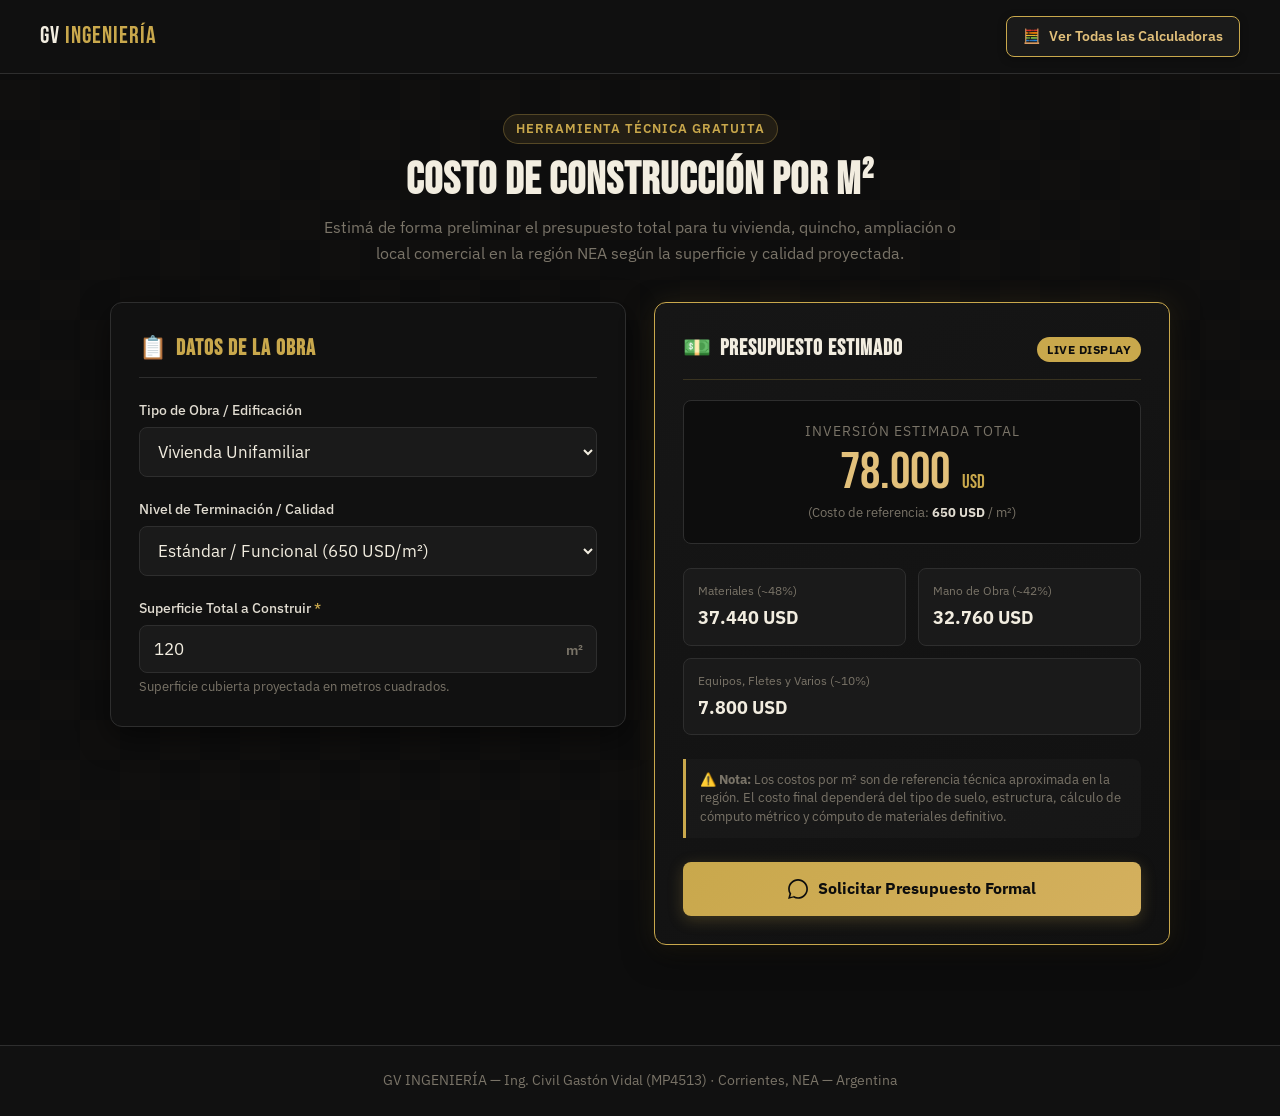
<file: herramientas/costo-construccion/index.html>
<!DOCTYPE html>
<html lang="es">
<head>
  <meta charset="UTF-8">
  <meta name="viewport" content="width=device-width, initial-scale=1.0">
  <title>Calculadora de Costo de Construcción — GV Ingeniería (MP4513)</title>
  <meta name="description" content="Estimá el presupuesto orientativo de tu obra o vivienda por m² según tipo y nivel de terminaciones en Corrientes y NEA.">
  <link rel="stylesheet" href="../shared/styles.css">
</head>
<body>

  <header class="calc-header">
    <div class="calc-header-nav">
      <a href="../index.html" class="calc-brand">
        <span class="calc-brand-text">GV <span>INGENIERÍA</span></span>
      </a>
      <a href="../index.html" class="back-link">
        <span>🧮</span> Ver Todas las Calculadoras
      </a>
    </div>
  </header>

  <main class="calc-container">
    <div class="calc-title-box">
      <span class="calc-tag">Herramienta Técnica Gratuita</span>
      <h1 class="calc-title">Costo de Construcción por m²</h1>
      <p class="calc-subtitle">Estimá de forma preliminar el presupuesto total para tu vivienda, quincho, ampliación o local comercial en la región NEA según la superficie y calidad proyectada.</p>
    </div>

    <div class="calc-grid">
      
      <section class="calc-card-input">
        <h2 class="calc-card-title">
          <span>📋</span> Datos de la Obra
        </h2>

        <div class="form-group">
          <label for="tipoObraSelect" class="form-label">Tipo de Obra / Edificación</label>
          <select id="tipoObraSelect" class="form-select">
            <option value="vivienda" selected>Vivienda Unifamiliar</option>
            <option value="ampliacion">Ampliación / Quincho / Cochera</option>
            <option value="comercial">Local Comercial / Oficina</option>
          </select>
        </div>

        <div class="form-group">
          <label for="calidadSelect" class="form-label">Nivel de Terminación / Calidad</label>
          <select id="calidadSelect" class="form-select"></select>
        </div>

        <div class="form-group">
          <label for="superficieInput" class="form-label">Superficie Total a Construir <span>*</span></label>
          <div class="input-wrapper">
            <input type="number" id="superficieInput" class="form-input has-unit" value="120" step="5" min="5">
            <span class="input-unit">m²</span>
          </div>
          <p class="form-help">Superficie cubierta proyectada en metros cuadrados.</p>
        </div>
      </section>

      <section class="calc-card-display">
        <div class="display-header">
          <h2 class="calc-card-title" style="margin-bottom:0; border-bottom:none; padding-bottom:0; color:var(--blanco);">
            <span>💵</span> Presupuesto Estimado
          </h2>
          <span class="display-badge">Live Display</span>
        </div>

        <div class="display-main-box">
          <div class="display-main-label">Inversión Estimada Total</div>
          <div class="display-main-value">
            <span id="displayInversionTotal">102.000</span>
            <span class="display-main-unit">USD</span>
          </div>
          <div style="font-size: 0.82rem; color: var(--texto-muted); margin-top: 4px;">
            (Costo de referencia: <strong id="displayCostoM2" style="color:var(--texto);">850 USD</strong> / m²)
          </div>
        </div>

        <div class="display-results-grid">
          <div class="result-item">
            <div class="result-item-label">Materiales (~48%)</div>
            <div id="displayMateriales" class="result-item-value">48.960 USD</div>
          </div>
          <div class="result-item">
            <div class="result-item-label">Mano de Obra (~42%)</div>
            <div id="displayManoObra" class="result-item-value">42.840 USD</div>
          </div>
          <div class="result-item" style="grid-column: span 2;">
            <div class="result-item-label">Equipos, Fletes y Varios (~10%)</div>
            <div id="displayHonorarios" class="result-item-value">10.200 USD</div>
          </div>
        </div>

        <div class="calc-disclaimer">
          ⚠️ <strong>Nota:</strong> Los costos por m² son de referencia técnica aproximada en la región. El costo final dependerá del tipo de suelo, estructura, cálculo de cómputo métrico y cómputo de materiales definitivo.
        </div>

        <a id="btnWhatsApp" href="#" target="_blank" rel="noopener noreferrer" class="btn-wa-cta">
          <svg viewBox="0 0 24 24">
            <path d="M.057 24l1.687-6.163c-1.041-1.804-1.588-3.849-1.587-5.946.003-6.556 5.338-11.891 11.893-11.891 3.181.001 6.167 1.24 8.413 3.488 2.245 2.248 3.481 5.236 3.48 8.414-.003 6.557-5.338 11.892-11.893 11.892-1.99-.001-3.951-.5-5.688-1.448l-6.305 1.654zm6.597-3.807c1.676.995 3.276 1.591 5.392 1.592 5.448 0 9.886-4.434 9.889-9.885.002-5.462-4.415-9.89-9.881-9.892-5.452 0-9.887 4.434-9.889 9.884-.001 2.225.651 3.891 1.746 5.634l-1.156 4.223 4.223-1.156z"/>
          </svg>
          Solicitar Presupuesto Formal
        </a>
      </section>

    </div>
  </main>

  <footer class="calc-footer">
    <p>GV INGENIERÍA — Ing. Civil Gastón Vidal (MP4513) · Corrientes, NEA — Argentina</p>
  </footer>

  <script src="../shared/config.js"></script>
  <script src="../shared/utils.js"></script>
  <script src="script.js"></script>
</body>
</html>
</file>
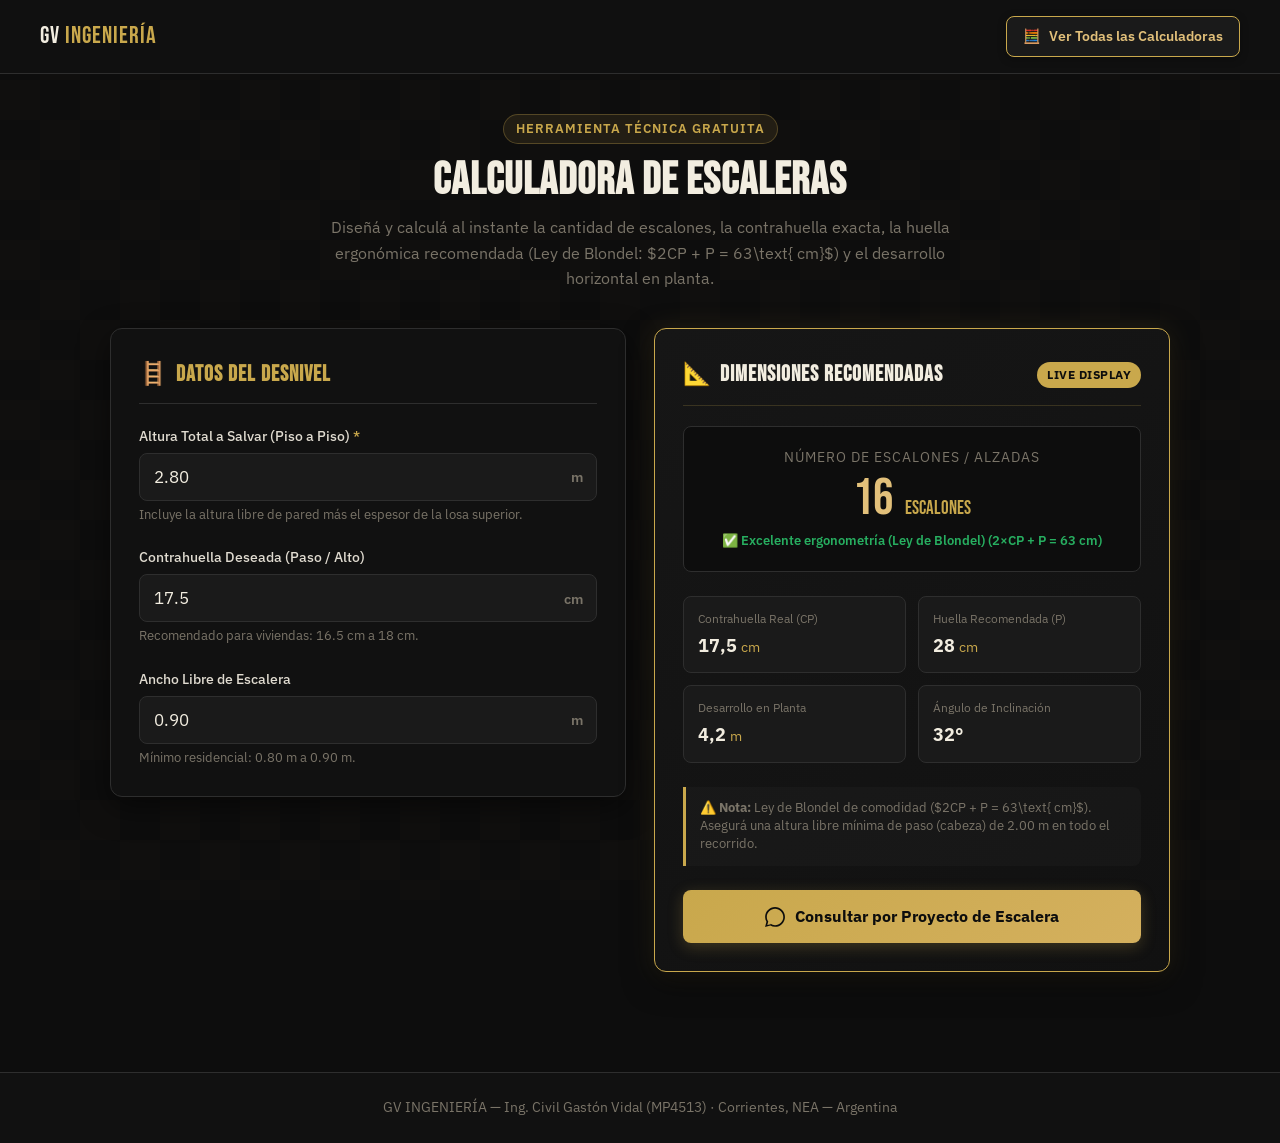
<file: herramientas/escalera/index.html>
<!DOCTYPE html>
<html lang="es">
<head>
  <meta charset="UTF-8">
  <meta name="viewport" content="width=device-width, initial-scale=1.0">
  <title>Calculadora de Escaleras (Ley de Blondel) — GV Ingeniería (MP4513)</title>
  <meta name="description" content="Calculá gratis la huella, contrahuella, desarrollo en planta y número de escalones según la Ley de Blondel en Corrientes.">
  <link rel="stylesheet" href="../shared/styles.css">
</head>
<body>

  <header class="calc-header">
    <div class="calc-header-nav">
      <a href="../index.html" class="calc-brand">
        <span class="calc-brand-text">GV <span>INGENIERÍA</span></span>
      </a>
      <a href="../index.html" class="back-link">
        <span>🧮</span> Ver Todas las Calculadoras
      </a>
    </div>
  </header>

  <main class="calc-container">
    <div class="calc-title-box">
      <span class="calc-tag">Herramienta Técnica Gratuita</span>
      <h1 class="calc-title">Calculadora de Escaleras</h1>
      <p class="calc-subtitle">Diseñá y calculá al instante la cantidad de escalones, la contrahuella exacta, la huella ergonómica recomendada (Ley de Blondel: $2CP + P = 63\text{ cm}$) y el desarrollo horizontal en planta.</p>
    </div>

    <div class="calc-grid">
      
      <section class="calc-card-input">
        <h2 class="calc-card-title">
          <span>🪜</span> Datos del Desnivel
        </h2>

        <div class="form-group">
          <label for="alturaTotalInput" class="form-label">Altura Total a Salvar (Piso a Piso) <span>*</span></label>
          <div class="input-wrapper">
            <input type="number" id="alturaTotalInput" class="form-input has-unit" value="2.80" step="0.05" min="0.5" max="10">
            <span class="input-unit">m</span>
          </div>
          <p class="form-help">Incluye la altura libre de pared más el espesor de la losa superior.</p>
        </div>

        <div class="form-group">
          <label for="contrahuellaDeseadaInput" class="form-label">Contrahuella Deseada (Paso / Alto)</label>
          <div class="input-wrapper">
            <input type="number" id="contrahuellaDeseadaInput" class="form-input has-unit" value="17.5" step="0.5" min="14" max="22">
            <span class="input-unit">cm</span>
          </div>
          <p class="form-help">Recomendado para viviendas: 16.5 cm a 18 cm.</p>
        </div>

        <div class="form-group">
          <label for="anchoEscaleraInput" class="form-label">Ancho Libre de Escalera</label>
          <div class="input-wrapper">
            <input type="number" id="anchoEscaleraInput" class="form-input has-unit" value="0.90" step="0.05" min="0.6" max="3">
            <span class="input-unit">m</span>
          </div>
          <p class="form-help">Mínimo residencial: 0.80 m a 0.90 m.</p>
        </div>
      </section>

      <section class="calc-card-display">
        <div class="display-header">
          <h2 class="calc-card-title" style="margin-bottom:0; border-bottom:none; padding-bottom:0; color:var(--blanco);">
            <span>📐</span> Dimensiones Recomendadas
          </h2>
          <span class="display-badge">Live Display</span>
        </div>

        <div class="display-main-box">
          <div class="display-main-label">Número de Escalones / Alzadas</div>
          <div class="display-main-value">
            <span id="displayNumeroEscalones">16</span>
            <span class="display-main-unit">escalones</span>
          </div>
          <div id="displayDiagnostico" style="font-size: 0.82rem; margin-top: 6px; font-weight:600;">
            ✅ Excelente ergonometría (Ley de Blondel)
          </div>
        </div>

        <div class="display-results-grid">
          <div class="result-item">
            <div class="result-item-label">Contrahuella Real (CP)</div>
            <div class="result-item-value">
              <span id="displayContrahuellaReal">17.50</span>
              <span class="result-item-unit">cm</span>
            </div>
          </div>
          <div class="result-item">
            <div class="result-item-label">Huella Recomendada (P)</div>
            <div class="result-item-value">
              <span id="displayHuellaRecomendada">28.0</span>
              <span class="result-item-unit">cm</span>
            </div>
          </div>
          <div class="result-item">
            <div class="result-item-label">Desarrollo en Planta</div>
            <div class="result-item-value">
              <span id="displayDesarrolloHorizontal">4.20</span>
              <span class="result-item-unit">m</span>
            </div>
          </div>
          <div class="result-item">
            <div class="result-item-label">Ángulo de Inclinación</div>
            <div class="result-item-value">
              <span id="displayAngulo">32.0°</span>
            </div>
          </div>
        </div>

        <div class="calc-disclaimer">
          ⚠️ <strong>Nota:</strong> Ley de Blondel de comodidad ($2CP + P = 63\text{ cm}$). Asegurá una altura libre mínima de paso (cabeza) de 2.00 m en todo el recorrido.
        </div>

        <a id="btnWhatsApp" href="#" target="_blank" rel="noopener noreferrer" class="btn-wa-cta">
          <svg viewBox="0 0 24 24">
            <path d="M.057 24l1.687-6.163c-1.041-1.804-1.588-3.849-1.587-5.946.003-6.556 5.338-11.891 11.893-11.891 3.181.001 6.167 1.24 8.413 3.488 2.245 2.248 3.481 5.236 3.48 8.414-.003 6.557-5.338 11.892-11.893 11.892-1.99-.001-3.951-.5-5.688-1.448l-6.305 1.654zm6.597-3.807c1.676.995 3.276 1.591 5.392 1.592 5.448 0 9.886-4.434 9.889-9.885.002-5.462-4.415-9.89-9.881-9.892-5.452 0-9.887 4.434-9.889 9.884-.001 2.225.651 3.891 1.746 5.634l-1.156 4.223 4.223-1.156z"/>
          </svg>
          Consultar por Proyecto de Escalera
        </a>
      </section>

    </div>
  </main>

  <footer class="calc-footer">
    <p>GV INGENIERÍA — Ing. Civil Gastón Vidal (MP4513) · Corrientes, NEA — Argentina</p>
  </footer>

  <script src="../shared/config.js"></script>
  <script src="../shared/utils.js"></script>
  <script src="script.js"></script>
</body>
</html>
</file>
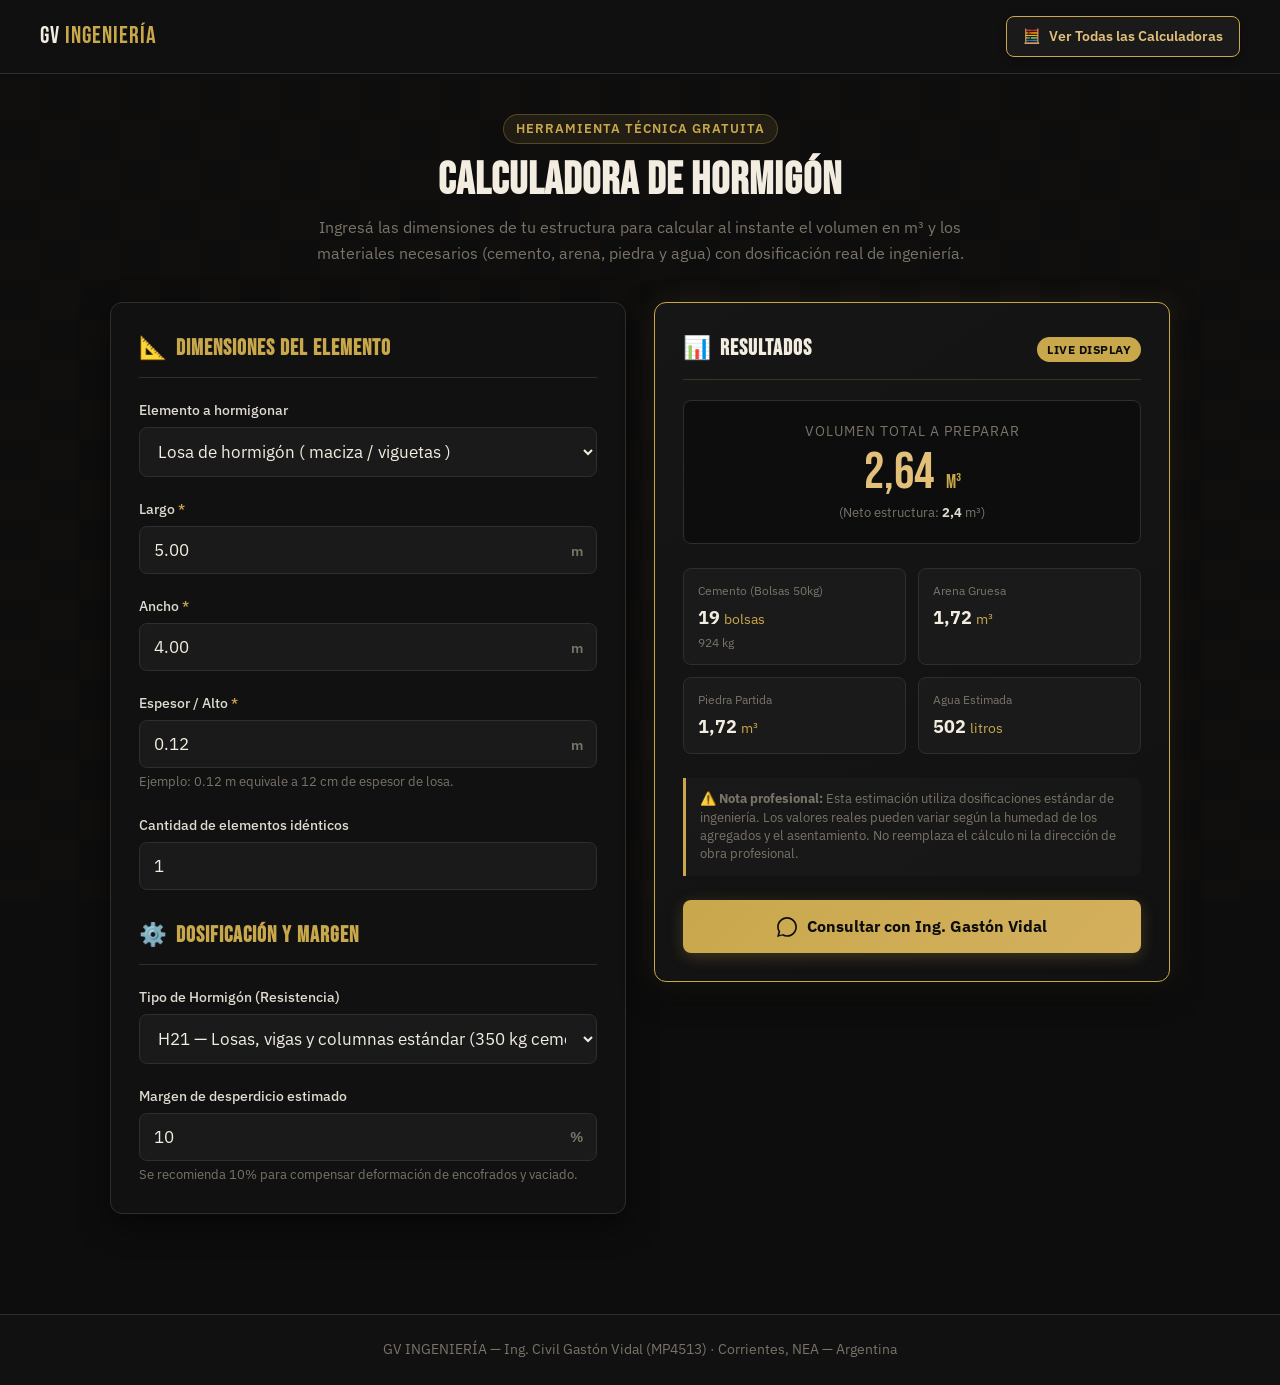
<file: herramientas/hormigon/index.html>
<!DOCTYPE html>
<html lang="es">
<head>
  <meta charset="UTF-8">
  <meta name="viewport" content="width=device-width, initial-scale=1.0">
  <title>Calculadora de Hormigón — GV Ingeniería (MP4513)</title>
  <meta name="description" content="Calculá gratis el volumen en m³ y la dosificación de cemento, arena, piedra y agua para tus bases, losas, vigas y columnas en Corrientes y NEA.">
  <link rel="stylesheet" href="../shared/styles.css">
</head>
<body>

  <!-- Header -->
  <header class="calc-header">
    <div class="calc-header-nav">
      <a href="../index.html" class="calc-brand">
        <span class="calc-brand-text">GV <span>INGENIERÍA</span></span>
      </a>
      <a href="../index.html" class="back-link">
        <span>🧮</span> Ver Todas las Calculadoras
      </a>
    </div>
  </header>

  <!-- Contenido Principal -->
  <main class="calc-container">
    <div class="calc-title-box">
      <span class="calc-tag">Herramienta Técnica Gratuita</span>
      <h1 class="calc-title">Calculadora de Hormigón</h1>
      <p class="calc-subtitle">Ingresá las dimensiones de tu estructura para calcular al instante el volumen en m³ y los materiales necesarios (cemento, arena, piedra y agua) con dosificación real de ingeniería.</p>
    </div>

    <!-- Grid: Formulario de Entradas + Live Display -->
    <div class="calc-grid">
      
      <!-- Columna 1: Formulario de Datos -->
      <section class="calc-card-input">
        <h2 class="calc-card-title">
          <span>📐</span> Dimensiones del Elemento
        </h2>

        <div class="form-group">
          <label for="elementoSelect" class="form-label">Elemento a hormigonar</label>
          <select id="elementoSelect" class="form-select">
            <option value="personalizado">Personalizado (Medidas libres)</option>
            <option value="zapata">Zapata / Base aislada</option>
            <option value="columna">Columna de hormigón armante</option>
            <option value="viga">Viga / Encadenado</option>
            <option value="losa" selected>Losa de hormigón ( maciza / viguetas )</option>
          </select>
        </div>

        <div class="form-group">
          <label for="largoInput" class="form-label">Largo <span>*</span></label>
          <div class="input-wrapper">
            <input type="number" id="largoInput" class="form-input has-unit" value="5.00" step="0.05" min="0.01">
            <span class="input-unit">m</span>
          </div>
        </div>

        <div class="form-group">
          <label for="anchoInput" class="form-label">Ancho <span>*</span></label>
          <div class="input-wrapper">
            <input type="number" id="anchoInput" class="form-input has-unit" value="4.00" step="0.05" min="0.01">
            <span class="input-unit">m</span>
          </div>
        </div>

        <div class="form-group">
          <label for="altoInput" class="form-label">Espesor / Alto <span>*</span></label>
          <div class="input-wrapper">
            <input type="number" id="altoInput" class="form-input has-unit" value="0.12" step="0.01" min="0.01">
            <span class="input-unit">m</span>
          </div>
          <p class="form-help">Ejemplo: 0.12 m equivale a 12 cm de espesor de losa.</p>
        </div>

        <div class="form-group">
          <label for="cantidadInput" class="form-label">Cantidad de elementos idénticos</label>
          <div class="input-wrapper">
            <input type="number" id="cantidadInput" class="form-input" value="1" step="1" min="1">
          </div>
        </div>

        <h2 class="calc-card-title" style="margin-top: 28px;">
          <span>⚙️</span> Dosificación y Margen
        </h2>

        <div class="form-group">
          <label for="tipoHormigonSelect" class="form-label">Tipo de Hormigón (Resistencia)</label>
          <select id="tipoHormigonSelect" class="form-select">
            <option value="H17">H17 — Fundaciones, veredas, encadenados (300 kg cemento/m³)</option>
            <option value="H21" selected>H21 — Losas, vigas y columnas estándar (350 kg cemento/m³)</option>
            <option value="H25">H25 — Estructuras muy exigidas (400 kg cemento/m³)</option>
          </select>
        </div>

        <div class="form-group">
          <label for="desperdicioInput" class="form-label">Margen de desperdicio estimado</label>
          <div class="input-wrapper">
            <input type="number" id="desperdicioInput" class="form-input has-unit" value="10" step="1" min="0" max="30">
            <span class="input-unit">%</span>
          </div>
          <p class="form-help">Se recomienda 10% para compensar deformación de encofrados y vaciado.</p>
        </div>
      </section>

      <!-- Columna 2: LIVE DISPLAY en Tiempo Real -->
      <section class="calc-card-display">
        <div class="display-header">
          <h2 class="calc-card-title" style="margin-bottom:0; border-bottom:none; padding-bottom:0; color:var(--blanco);">
            <span>📊</span> Resultados
          </h2>
          <span class="display-badge">Live Display</span>
        </div>

        <!-- Display Principal: Volumen Total -->
        <div class="display-main-box">
          <div class="display-main-label">Volumen Total A Preparar</div>
          <div class="display-main-value">
            <span id="displayVolumenTotal">2.64</span>
            <span class="display-main-unit">m³</span>
          </div>
          <div style="font-size: 0.82rem; color: var(--texto-muted); margin-top: 4px;">
            (Neto estructura: <strong id="displayVolumenNeto" style="color:var(--texto);">2.40</strong> m³)
          </div>
        </div>

        <!-- Grilla de Materiales Estimados -->
        <div class="display-results-grid">
          
          <div class="result-item">
            <div class="result-item-label">Cemento (Bolsas 50kg)</div>
            <div class="result-item-value">
              <span id="displayBolsasCemento">19</span>
              <span class="result-item-unit">bolsas</span>
            </div>
            <div id="displayKgCemento" style="font-size:0.75rem; color:var(--texto-muted);">924 kg</div>
          </div>

          <div class="result-item">
            <div class="result-item-label">Arena Gruesa</div>
            <div class="result-item-value">
              <span id="displayArenaM3">1.72</span>
              <span class="result-item-unit">m³</span>
            </div>
          </div>

          <div class="result-item">
            <div class="result-item-label">Piedra Partida</div>
            <div class="result-item-value">
              <span id="displayPiedraM3">1.72</span>
              <span class="result-item-unit">m³</span>
            </div>
          </div>

          <div class="result-item">
            <div class="result-item-label">Agua Estimada</div>
            <div class="result-item-value">
              <span id="displayAguaLitros">502</span>
              <span class="result-item-unit">litros</span>
            </div>
          </div>

        </div>

        <!-- Deslinde de Responsabilidad -->
        <div class="calc-disclaimer">
          ⚠️ <strong>Nota profesional:</strong> Esta estimación utiliza dosificaciones estándar de ingeniería. Los valores reales pueden variar según la humedad de los agregados y el asentamiento. No reemplaza el cálculo ni la dirección de obra profesional.
        </div>

        <!-- Botón CTA WhatsApp -->
        <a id="btnWhatsApp" href="#" target="_blank" rel="noopener noreferrer" class="btn-wa-cta">
          <svg viewBox="0 0 24 24">
            <path d="M.057 24l1.687-6.163c-1.041-1.804-1.588-3.849-1.587-5.946.003-6.556 5.338-11.891 11.893-11.891 3.181.001 6.167 1.24 8.413 3.488 2.245 2.248 3.481 5.236 3.48 8.414-.003 6.557-5.338 11.892-11.893 11.892-1.99-.001-3.951-.5-5.688-1.448l-6.305 1.654zm6.597-3.807c1.676.995 3.276 1.591 5.392 1.592 5.448 0 9.886-4.434 9.889-9.885.002-5.462-4.415-9.89-9.881-9.892-5.452 0-9.887 4.434-9.889 9.884-.001 2.225.651 3.891 1.746 5.634l-1.156 4.223 4.223-1.156z"/>
          </svg>
          Consultar con Ing. Gastón Vidal
        </a>
      </section>

    </div>
  </main>

  <!-- Footer -->
  <footer class="calc-footer">
    <p>GV INGENIERÍA — Ing. Civil Gastón Vidal (MP4513) · Corrientes, NEA — Argentina</p>
  </footer>

  <!-- Scripts compartidos y de la calculadora -->
  <script src="../shared/config.js"></script>
  <script src="../shared/utils.js"></script>
  <script src="script.js"></script>
</body>
</html>
</file>
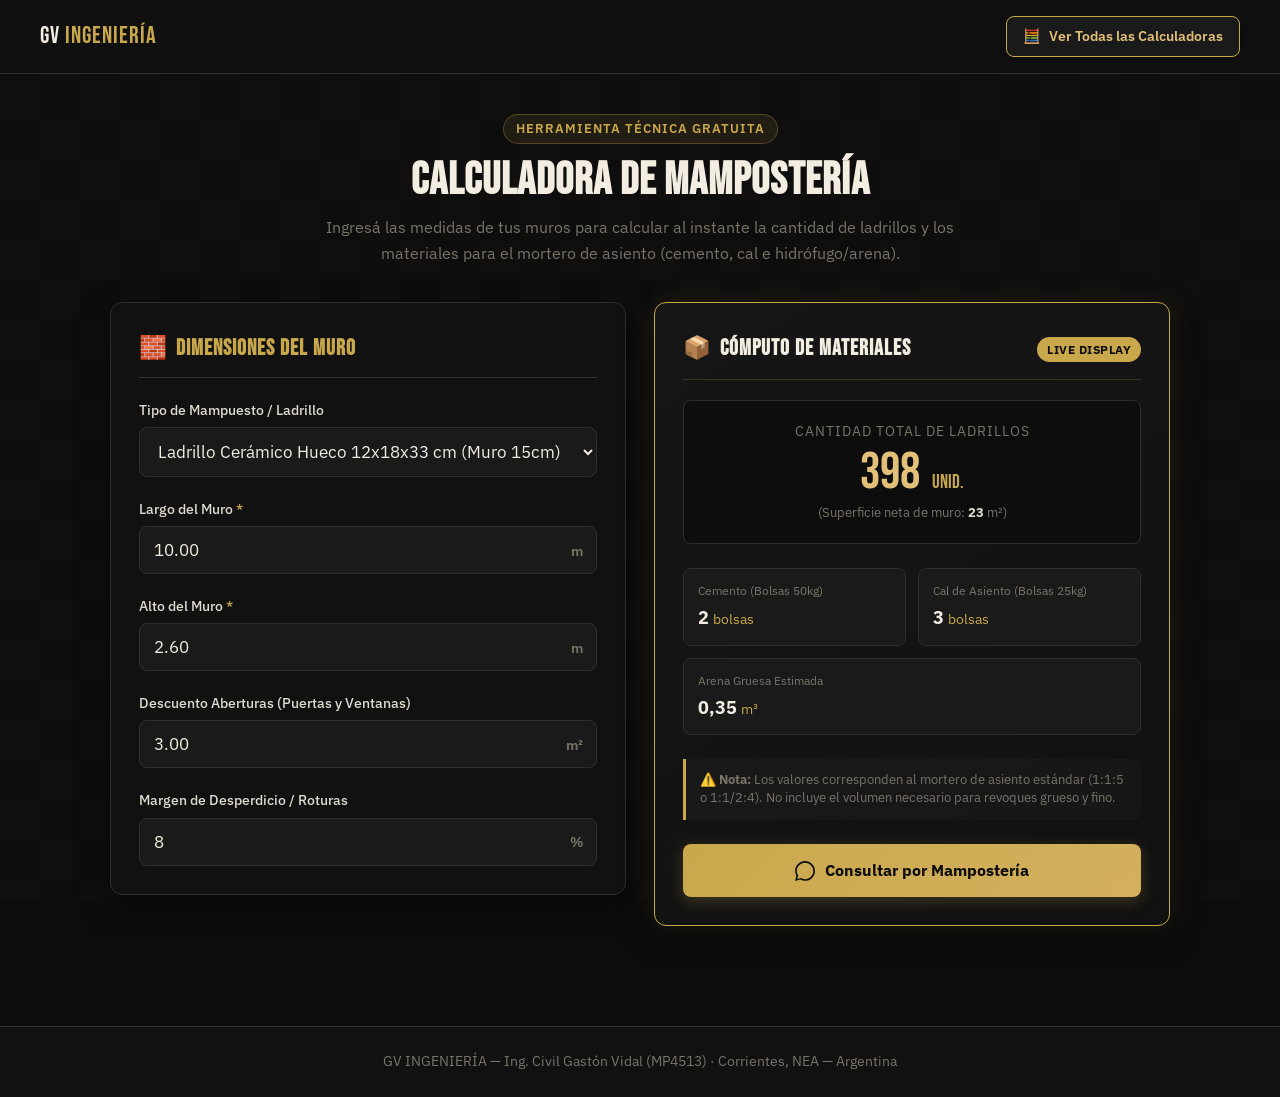
<file: herramientas/mamposteria/index.html>
<!DOCTYPE html>
<html lang="es">
<head>
  <meta charset="UTF-8">
  <meta name="viewport" content="width=device-width, initial-scale=1.0">
  <title>Calculadora de Mampostería — GV Ingeniería (MP4513)</title>
  <meta name="description" content="Calculá la cantidad exacta de ladrillos cerámicos, comunes o bloques y mortero de asiento para tus paredes en Corrientes y NEA.">
  <link rel="stylesheet" href="../shared/styles.css">
</head>
<body>

  <header class="calc-header">
    <div class="calc-header-nav">
      <a href="../index.html" class="calc-brand">
        <span class="calc-brand-text">GV <span>INGENIERÍA</span></span>
      </a>
      <a href="../index.html" class="back-link">
        <span>🧮</span> Ver Todas las Calculadoras
      </a>
    </div>
  </header>

  <main class="calc-container">
    <div class="calc-title-box">
      <span class="calc-tag">Herramienta Técnica Gratuita</span>
      <h1 class="calc-title">Calculadora de Mampostería</h1>
      <p class="calc-subtitle">Ingresá las medidas de tus muros para calcular al instante la cantidad de ladrillos y los materiales para el mortero de asiento (cemento, cal e hidrófugo/arena).</p>
    </div>

    <div class="calc-grid">
      
      <section class="calc-card-input">
        <h2 class="calc-card-title">
          <span>🧱</span> Dimensiones del Muro
        </h2>

        <div class="form-group">
          <label for="tipoLadrilloSelect" class="form-label">Tipo de Mampuesto / Ladrillo</label>
          <select id="tipoLadrilloSelect" class="form-select">
            <option value="h12" selected>Ladrillo Cerámico Hueco 12x18x33 cm (Muro 15cm)</option>
            <option value="h18">Ladrillo Cerámico Hueco 18x18x33 cm (Muro 20cm)</option>
            <option value="h8">Ladrillo Cerámico Hueco 8x18x33 cm (Tabique 10cm)</option>
            <option value="comun15">Ladrillo Común de Campo (Muro 15cm)</option>
            <option value="comun30">Ladrillo Común de Campo (Muro 30cm)</option>
            <option value="bloqueHormigon">Bloque de Hormigón 19x19x39 cm</option>
          </select>
        </div>

        <div class="form-group">
          <label for="largoInput" class="form-label">Largo del Muro <span>*</span></label>
          <div class="input-wrapper">
            <input type="number" id="largoInput" class="form-input has-unit" value="10.00" step="0.5" min="0.1">
            <span class="input-unit">m</span>
          </div>
        </div>

        <div class="form-group">
          <label for="altoInput" class="form-label">Alto del Muro <span>*</span></label>
          <div class="input-wrapper">
            <input type="number" id="altoInput" class="form-input has-unit" value="2.60" step="0.1" min="0.1">
            <span class="input-unit">m</span>
          </div>
        </div>

        <div class="form-group">
          <label for="descuentoInput" class="form-label">Descuento Aberturas (Puertas y Ventanas)</label>
          <div class="input-wrapper">
            <input type="number" id="descuentoInput" class="form-input has-unit" value="3.00" step="0.5" min="0">
            <span class="input-unit">m²</span>
          </div>
        </div>

        <div class="form-group">
          <label for="desperdicioInput" class="form-label">Margen de Desperdicio / Roturas</label>
          <div class="input-wrapper">
            <input type="number" id="desperdicioInput" class="form-input has-unit" value="8" step="1" min="0" max="25">
            <span class="input-unit">%</span>
          </div>
        </div>
      </section>

      <section class="calc-card-display">
        <div class="display-header">
          <h2 class="calc-card-title" style="margin-bottom:0; border-bottom:none; padding-bottom:0; color:var(--blanco);">
            <span>📦</span> Cómputo de Materiales
          </h2>
          <span class="display-badge">Live Display</span>
        </div>

        <div class="display-main-box">
          <div class="display-main-label">Cantidad Total de Ladrillos</div>
          <div class="display-main-value">
            <span id="displayTotalLadrillos">396</span>
            <span class="display-main-unit">unid.</span>
          </div>
          <div style="font-size: 0.82rem; color: var(--texto-muted); margin-top: 4px;">
            (Superficie neta de muro: <strong id="displaySuperficieNeta" style="color:var(--texto);">23.00</strong> m²)
          </div>
        </div>

        <div class="display-results-grid">
          <div class="result-item">
            <div class="result-item-label">Cemento (Bolsas 50kg)</div>
            <div class="result-item-value">
              <span id="displayBolsasCemento">2</span>
              <span class="result-item-unit">bolsas</span>
            </div>
          </div>
          <div class="result-item">
            <div class="result-item-label">Cal de Asiento (Bolsas 25kg)</div>
            <div class="result-item-value">
              <span id="displayBolsasCal">3</span>
              <span class="result-item-unit">bolsas</span>
            </div>
          </div>
          <div class="result-item" style="grid-column: span 2;">
            <div class="result-item-label">Arena Gruesa Estimada</div>
            <div class="result-item-value">
              <span id="displayArenaM3">0.35</span>
              <span class="result-item-unit">m³</span>
            </div>
          </div>
        </div>

        <div class="calc-disclaimer">
          ⚠️ <strong>Nota:</strong> Los valores corresponden al mortero de asiento estándar (1:1:5 o 1:1/2:4). No incluye el volumen necesario para revoques grueso y fino.
        </div>

        <a id="btnWhatsApp" href="#" target="_blank" rel="noopener noreferrer" class="btn-wa-cta">
          <svg viewBox="0 0 24 24">
            <path d="M.057 24l1.687-6.163c-1.041-1.804-1.588-3.849-1.587-5.946.003-6.556 5.338-11.891 11.893-11.891 3.181.001 6.167 1.24 8.413 3.488 2.245 2.248 3.481 5.236 3.48 8.414-.003 6.557-5.338 11.892-11.893 11.892-1.99-.001-3.951-.5-5.688-1.448l-6.305 1.654zm6.597-3.807c1.676.995 3.276 1.591 5.392 1.592 5.448 0 9.886-4.434 9.889-9.885.002-5.462-4.415-9.89-9.881-9.892-5.452 0-9.887 4.434-9.889 9.884-.001 2.225.651 3.891 1.746 5.634l-1.156 4.223 4.223-1.156z"/>
          </svg>
          Consultar por Mampostería
        </a>
      </section>

    </div>
  </main>

  <footer class="calc-footer">
    <p>GV INGENIERÍA — Ing. Civil Gastón Vidal (MP4513) · Corrientes, NEA — Argentina</p>
  </footer>

  <script src="../shared/config.js"></script>
  <script src="../shared/utils.js"></script>
  <script src="script.js"></script>
</body>
</html>
</file>
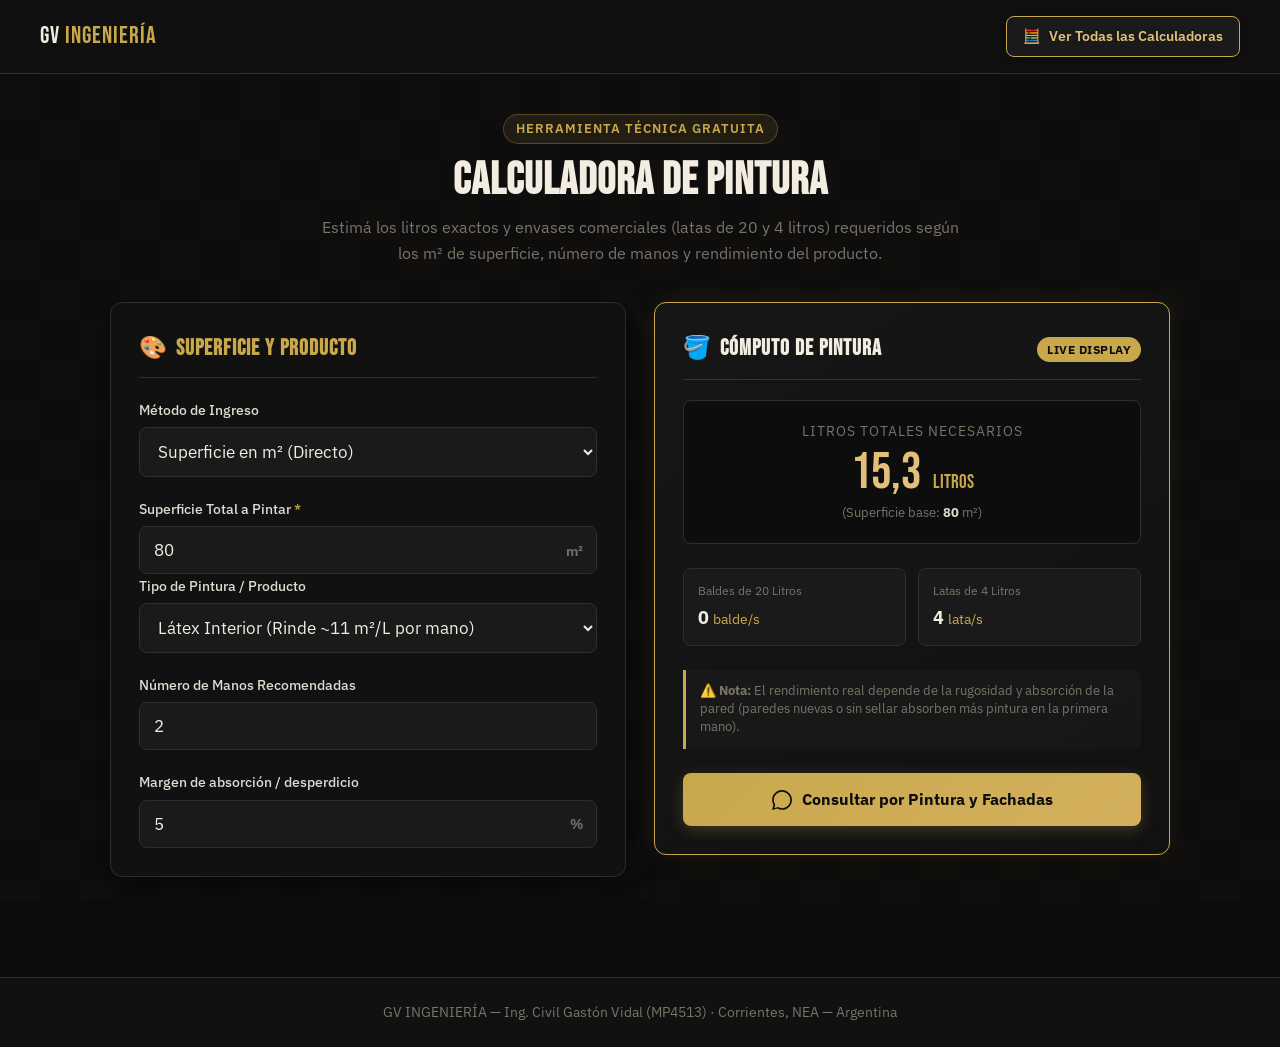
<file: herramientas/pintura/index.html>
<!DOCTYPE html>
<html lang="es">
<head>
  <meta charset="UTF-8">
  <meta name="viewport" content="width=device-width, initial-scale=1.0">
  <title>Calculadora de Pintura — GV Ingeniería (MP4513)</title>
  <meta name="description" content="Calculá los litros de pintura y la cantidad de latas de 20L y 4L necesarias para tus paredes y cielorrasos en Corrientes.">
  <link rel="stylesheet" href="../shared/styles.css">
</head>
<body>

  <header class="calc-header">
    <div class="calc-header-nav">
      <a href="../index.html" class="calc-brand">
        <span class="calc-brand-text">GV <span>INGENIERÍA</span></span>
      </a>
      <a href="../index.html" class="back-link">
        <span>🧮</span> Ver Todas las Calculadoras
      </a>
    </div>
  </header>

  <main class="calc-container">
    <div class="calc-title-box">
      <span class="calc-tag">Herramienta Técnica Gratuita</span>
      <h1 class="calc-title">Calculadora de Pintura</h1>
      <p class="calc-subtitle">Estimá los litros exactos y envases comerciales (latas de 20 y 4 litros) requeridos según los m² de superficie, número de manos y rendimiento del producto.</p>
    </div>

    <div class="calc-grid">
      
      <section class="calc-card-input">
        <h2 class="calc-card-title">
          <span>🎨</span> Superficie y Producto
        </h2>

        <div class="form-group">
          <label for="modoSelect" class="form-label">Método de Ingreso</label>
          <select id="modoSelect" class="form-select">
            <option value="directo" selected>Superficie en m² (Directo)</option>
            <option value="habitacion">Dimensiones de Habitación / Recinto</option>
          </select>
        </div>

        <div id="modoSuperficieDirecta">
          <div class="form-group">
            <label for="superficieDirectaInput" class="form-label">Superficie Total a Pintar <span>*</span></label>
            <div class="input-wrapper">
              <input type="number" id="superficieDirectaInput" class="form-input has-unit" value="80" step="5" min="1">
              <span class="input-unit">m²</span>
            </div>
          </div>
        </div>

        <div id="modoHabitacion" style="display: none;">
          <div class="form-group">
            <label for="largoHabInput" class="form-label">Largo de Habitación</label>
            <div class="input-wrapper">
              <input type="number" id="largoHabInput" class="form-input has-unit" value="4.00" step="0.5" min="0.5">
              <span class="input-unit">m</span>
            </div>
          </div>
          <div class="form-group">
            <label for="anchoHabInput" class="form-label">Ancho de Habitación</label>
            <div class="input-wrapper">
              <input type="number" id="anchoHabInput" class="form-input has-unit" value="4.00" step="0.5" min="0.5">
              <span class="input-unit">m</span>
            </div>
          </div>
          <div class="form-group">
            <label for="altoHabInput" class="form-label">Altura de Paredes</label>
            <div class="input-wrapper">
              <input type="number" id="altoHabInput" class="form-input has-unit" value="2.60" step="0.1" min="0.5">
              <span class="input-unit">m</span>
            </div>
          </div>
          <div class="form-group">
            <label for="aberturasInput" class="form-label">Descuento de Ventanas y Puertas</label>
            <div class="input-wrapper">
              <input type="number" id="aberturasInput" class="form-input has-unit" value="4.00" step="0.5" min="0">
              <span class="input-unit">m²</span>
            </div>
          </div>
        </div>

        <div class="form-group">
          <label for="tipoPinturaSelect" class="form-label">Tipo de Pintura / Producto</label>
          <select id="tipoPinturaSelect" class="form-select">
            <option value="latexInterior" selected>Látex Interior (Rinde ~11 m²/L por mano)</option>
            <option value="latexExterior">Látex Exterior Impermeabilizante (Rinde ~9 m²/L por mano)</option>
            <option value="esmalteSintetico">Esmalte Sintético (Rinde ~12 m²/L por mano)</option>
            <option value="fijadorSellador">Fijador / Sellador Acondicionador (Rinde ~15 m²/L)</option>
          </select>
        </div>

        <div class="form-group">
          <label for="manosInput" class="form-label">Número de Manos Recomendadas</label>
          <div class="input-wrapper">
            <input type="number" id="manosInput" class="form-input" value="2" step="1" min="1" max="4">
          </div>
        </div>

        <div class="form-group">
          <label for="desperdicioInput" class="form-label">Margen de absorción / desperdicio</label>
          <div class="input-wrapper">
            <input type="number" id="desperdicioInput" class="form-input has-unit" value="5" step="1" min="0" max="20">
            <span class="input-unit">%</span>
          </div>
        </div>
      </section>

      <section class="calc-card-display">
        <div class="display-header">
          <h2 class="calc-card-title" style="margin-bottom:0; border-bottom:none; padding-bottom:0; color:var(--blanco);">
            <span>🪣</span> Cómputo de Pintura
          </h2>
          <span class="display-badge">Live Display</span>
        </div>

        <div class="display-main-box">
          <div class="display-main-label">Litros Totales Necesarios</div>
          <div class="display-main-value">
            <span id="displayLitrosTotales">15.3</span>
            <span class="display-main-unit">litros</span>
          </div>
          <div style="font-size: 0.82rem; color: var(--texto-muted); margin-top: 4px;">
            (Superficie base: <strong id="displaySuperficieTotal" style="color:var(--texto);">80.0</strong> m²)
          </div>
        </div>

        <div class="display-results-grid">
          <div class="result-item">
            <div class="result-item-label">Baldes de 20 Litros</div>
            <div class="result-item-value">
              <span id="displayLatas20">0</span>
              <span class="result-item-unit">balde/s</span>
            </div>
          </div>
          <div class="result-item">
            <div class="result-item-label">Latas de 4 Litros</div>
            <div class="result-item-value">
              <span id="displayLatas4">4</span>
              <span class="result-item-unit">lata/s</span>
            </div>
          </div>
        </div>

        <div class="calc-disclaimer">
          ⚠️ <strong>Nota:</strong> El rendimiento real depende de la rugosidad y absorción de la pared (paredes nuevas o sin sellar absorben más pintura en la primera mano).
        </div>

        <a id="btnWhatsApp" href="#" target="_blank" rel="noopener noreferrer" class="btn-wa-cta">
          <svg viewBox="0 0 24 24">
            <path d="M.057 24l1.687-6.163c-1.041-1.804-1.588-3.849-1.587-5.946.003-6.556 5.338-11.891 11.893-11.891 3.181.001 6.167 1.24 8.413 3.488 2.245 2.248 3.481 5.236 3.48 8.414-.003 6.557-5.338 11.892-11.893 11.892-1.99-.001-3.951-.5-5.688-1.448l-6.305 1.654zm6.597-3.807c1.676.995 3.276 1.591 5.392 1.592 5.448 0 9.886-4.434 9.889-9.885.002-5.462-4.415-9.89-9.881-9.892-5.452 0-9.887 4.434-9.889 9.884-.001 2.225.651 3.891 1.746 5.634l-1.156 4.223 4.223-1.156z"/>
          </svg>
          Consultar por Pintura y Fachadas
        </a>
      </section>

    </div>
  </main>

  <footer class="calc-footer">
    <p>GV INGENIERÍA — Ing. Civil Gastón Vidal (MP4513) · Corrientes, NEA — Argentina</p>
  </footer>

  <script src="../shared/config.js"></script>
  <script src="../shared/utils.js"></script>
  <script src="script.js"></script>
</body>
</html>
</file>
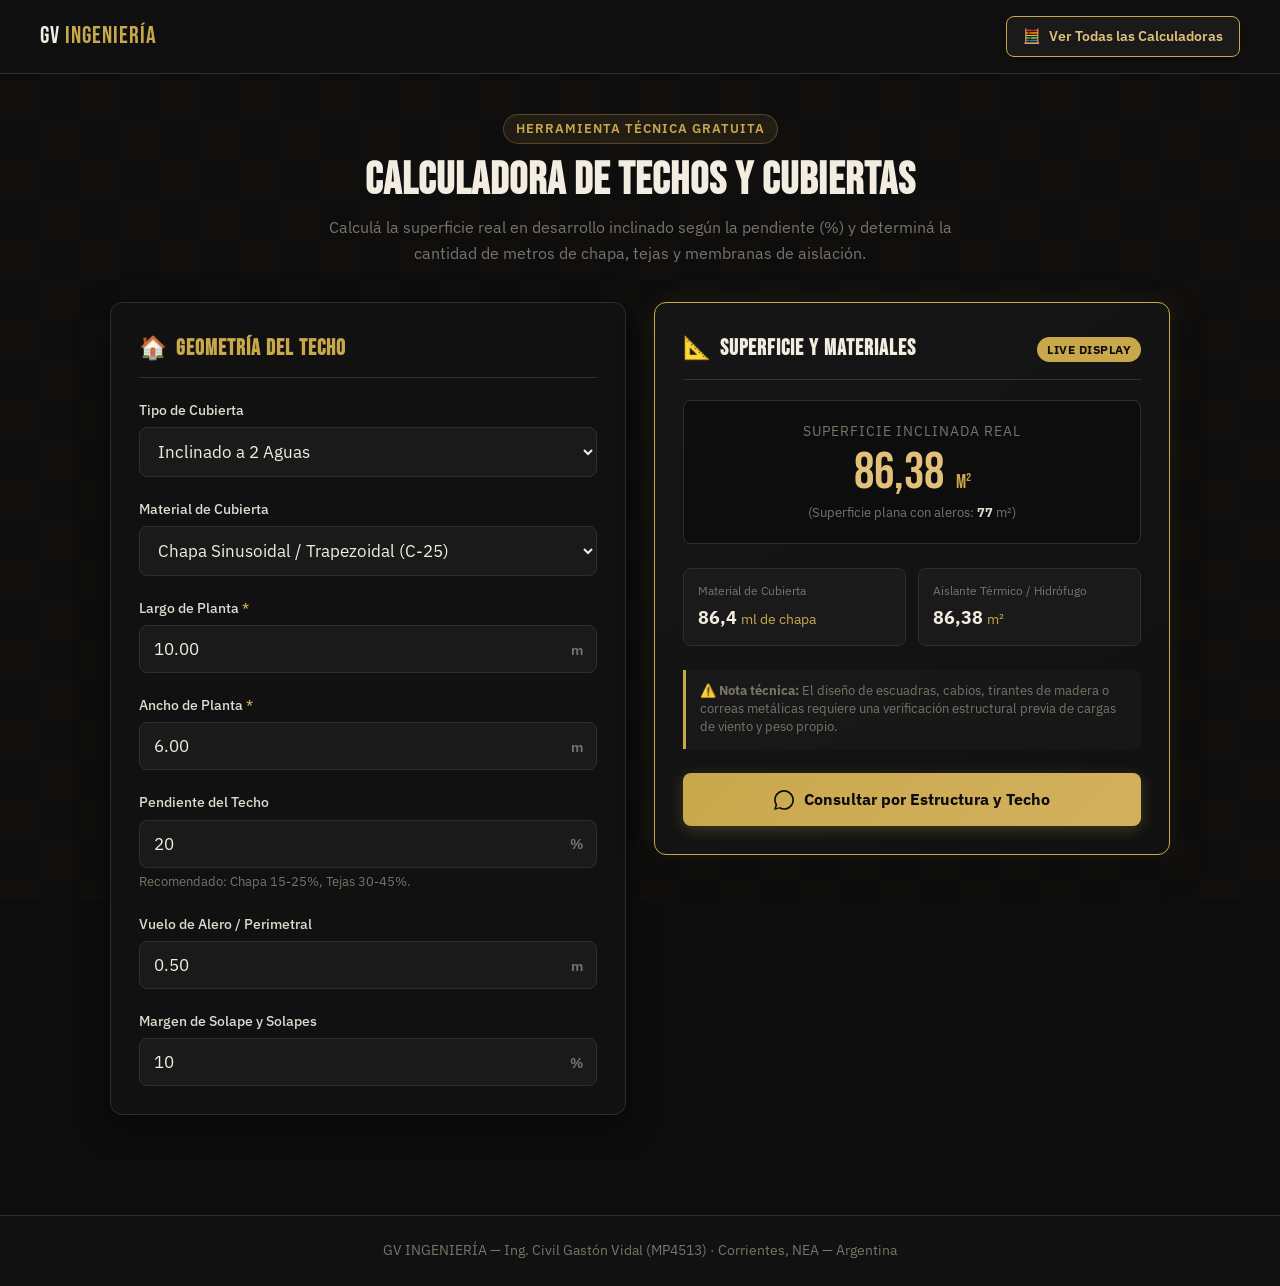
<file: herramientas/techo/index.html>
<!DOCTYPE html>
<html lang="es">
<head>
  <meta charset="UTF-8">
  <meta name="viewport" content="width=device-width, initial-scale=1.0">
  <title>Calculadora de Techos y Cubiertas — GV Ingeniería (MP4513)</title>
  <meta name="description" content="Calculá la superficie real inclinada, chapas, tejas y aislación térmica/hidrófuga para tu techo en Corrientes y NEA.">
  <link rel="stylesheet" href="../shared/styles.css">
</head>
<body>

  <header class="calc-header">
    <div class="calc-header-nav">
      <a href="../index.html" class="calc-brand">
        <span class="calc-brand-text">GV <span>INGENIERÍA</span></span>
      </a>
      <a href="../index.html" class="back-link">
        <span>🧮</span> Ver Todas las Calculadoras
      </a>
    </div>
  </header>

  <main class="calc-container">
    <div class="calc-title-box">
      <span class="calc-tag">Herramienta Técnica Gratuita</span>
      <h1 class="calc-title">Calculadora de Techos y Cubiertas</h1>
      <p class="calc-subtitle">Calculá la superficie real en desarrollo inclinado según la pendiente (%) y determiná la cantidad de metros de chapa, tejas y membranas de aislación.</p>
    </div>

    <div class="calc-grid">
      
      <section class="calc-card-input">
        <h2 class="calc-card-title">
          <span>🏠</span> Geometría del Techo
        </h2>

        <div class="form-group">
          <label for="tipoCubiertaSelect" class="form-label">Tipo de Cubierta</label>
          <select id="tipoCubiertaSelect" class="form-select">
            <option value="agua1">Inclinado a 1 Agua</option>
            <option value="agua2" selected>Inclinado a 2 Aguas</option>
            <option value="plana">Plana / Azotea Accesible</option>
          </select>
        </div>

        <div class="form-group">
          <label for="materialCubiertaSelect" class="form-label">Material de Cubierta</label>
          <select id="materialCubiertaSelect" class="form-select">
            <option value="chapaTrapezoidal" selected>Chapa Sinusoidal / Trapezoidal (C-25)</option>
            <option value="tejaCeramica">Teja Cerámica (Francés / Colonial)</option>
          </select>
        </div>

        <div class="form-group">
          <label for="largoPlantaInput" class="form-label">Largo de Planta <span>*</span></label>
          <div class="input-wrapper">
            <input type="number" id="largoPlantaInput" class="form-input has-unit" value="10.00" step="0.5" min="1">
            <span class="input-unit">m</span>
          </div>
        </div>

        <div class="form-group">
          <label for="anchoPlantaInput" class="form-label">Ancho de Planta <span>*</span></label>
          <div class="input-wrapper">
            <input type="number" id="anchoPlantaInput" class="form-input has-unit" value="6.00" step="0.5" min="1">
            <span class="input-unit">m</span>
          </div>
        </div>

        <div class="form-group">
          <label for="pendientePctInput" class="form-label">Pendiente del Techo</label>
          <div class="input-wrapper">
            <input type="number" id="pendientePctInput" class="form-input has-unit" value="20" step="1" min="0" max="60">
            <span class="input-unit">%</span>
          </div>
          <p class="form-help">Recomendado: Chapa 15-25%, Tejas 30-45%.</p>
        </div>

        <div class="form-group">
          <label for="aleroInput" class="form-label">Vuelo de Alero / Perimetral</label>
          <div class="input-wrapper">
            <input type="number" id="aleroInput" class="form-input has-unit" value="0.50" step="0.1" min="0" max="2">
            <span class="input-unit">m</span>
          </div>
        </div>

        <div class="form-group">
          <label for="desperdicioInput" class="form-label">Margen de Solape y Solapes</label>
          <div class="input-wrapper">
            <input type="number" id="desperdicioInput" class="form-input has-unit" value="10" step="1" min="0" max="25">
            <span class="input-unit">%</span>
          </div>
        </div>
      </section>

      <section class="calc-card-display">
        <div class="display-header">
          <h2 class="calc-card-title" style="margin-bottom:0; border-bottom:none; padding-bottom:0; color:var(--blanco);">
            <span>📐</span> Superficie y Materiales
          </h2>
          <span class="display-badge">Live Display</span>
        </div>

        <div class="display-main-box">
          <div class="display-main-label">Superficie Inclinada Real</div>
          <div class="display-main-value">
            <span id="displaySuperficieInclinada">86.35</span>
            <span class="display-main-unit">m²</span>
          </div>
          <div style="font-size: 0.82rem; color: var(--texto-muted); margin-top: 4px;">
            (Superficie plana con aleros: <strong id="displaySuperficiePlanta" style="color:var(--texto);">77.00</strong> m²)
          </div>
        </div>

        <div class="display-results-grid">
          <div class="result-item">
            <div class="result-item-label">Material de Cubierta</div>
            <div class="result-item-value">
              <span id="displayMaterialCubierta">86.4</span>
              <span id="displayUnidadMaterial" class="result-item-unit">ml de chapa</span>
            </div>
          </div>
          <div class="result-item">
            <div class="result-item-label">Aislante Térmico / Hidrófugo</div>
            <div class="result-item-value">
              <span id="displayAislacionM2">86.35</span>
              <span class="result-item-unit">m²</span>
            </div>
          </div>
        </div>

        <div class="calc-disclaimer">
          ⚠️ <strong>Nota técnica:</strong> El diseño de escuadras, cabios, tirantes de madera o correas metálicas requiere una verificación estructural previa de cargas de viento y peso propio.
        </div>

        <a id="btnWhatsApp" href="#" target="_blank" rel="noopener noreferrer" class="btn-wa-cta">
          <svg viewBox="0 0 24 24">
            <path d="M.057 24l1.687-6.163c-1.041-1.804-1.588-3.849-1.587-5.946.003-6.556 5.338-11.891 11.893-11.891 3.181.001 6.167 1.24 8.413 3.488 2.245 2.248 3.481 5.236 3.48 8.414-.003 6.557-5.338 11.892-11.893 11.892-1.99-.001-3.951-.5-5.688-1.448l-6.305 1.654zm6.597-3.807c1.676.995 3.276 1.591 5.392 1.592 5.448 0 9.886-4.434 9.889-9.885.002-5.462-4.415-9.89-9.881-9.892-5.452 0-9.887 4.434-9.889 9.884-.001 2.225.651 3.891 1.746 5.634l-1.156 4.223 4.223-1.156z"/>
          </svg>
          Consultar por Estructura y Techo
        </a>
      </section>

    </div>
  </main>

  <footer class="calc-footer">
    <p>GV INGENIERÍA — Ing. Civil Gastón Vidal (MP4513) · Corrientes, NEA — Argentina</p>
  </footer>

  <script src="../shared/config.js"></script>
  <script src="../shared/utils.js"></script>
  <script src="script.js"></script>
</body>
</html>
</file>
<file: assets/css/styles.css>
/* ============================================================
   GV INGENIERÍA — styles.css
   F1: Extraído del inline del index.html original
   F3: Mejoras de accesibilidad, animaciones y media queries
   KAHIO Studio · Landing Pro · Fases F1–F12
   ============================================================ */

/* ---- RESET & BASE ---------------------------------------- */
*, *::before, *::after { box-sizing: border-box; margin: 0; padding: 0; }

/* F3 — Variables CSS (idénticas al original) */
:root {
  --negro: #0d0d0d;
  --carbon: #111111;
  --gris-oscuro: #1a1a1a;
  --gris-medio: #252525;
  --gris-borde: #2e2e2e;
  --oro: #c9a84c;
  --oro-claro: #e2c07a;
  --oro-hover: #d4b05e;
  --texto: #e0dbd0;
  --texto-muted: #7a7468;
  --blanco: #f2ede0;
  --error: #c0392b;
  --error-bg: rgba(192,57,43,0.08);
  --ok: #27ae60;
}

html { scroll-behavior: smooth; }

body {
  background-color: var(--negro);
  color: var(--texto);
  font-family: 'IBM Plex Sans', sans-serif;
  font-size: 16px;
  line-height: 1.6;
}

body::before {
  content: '';
  position: fixed;
  inset: 0;
  background-image: url("data:image/svg+xml,%3Csvg width='80' height='80' viewBox='0 0 80 80' xmlns='http://www.w3.org/2000/svg'%3E%3Cg fill='none'%3E%3Cg fill='%23c9a84c' fill-opacity='0.018'%3E%3Cpath d='M0 0h40v40H0zM40 40h40v40H40z'/%3E%3C/g%3E%3C/g%3E%3C/svg%3E");
  pointer-events: none;
  z-index: 0;
}

/* F3 — :focus-visible para accesibilidad de teclado */
:focus-visible {
  outline: 2px solid var(--oro);
  outline-offset: 3px;
}

/* ---- WA FLOTANTE ----------------------------------------- */
.wa-float {
  position: fixed;
  bottom: 28px;
  right: 28px;
  z-index: 999;
  width: 58px;
  height: 58px;
  background: #25D366;
  border-radius: 0;
  display: flex;
  align-items: center;
  justify-content: center;
  text-decoration: none;
  box-shadow: 0 4px 20px rgba(37,211,102,0.35);
  transition: transform .2s, box-shadow .2s, opacity .3s;
}

.wa-float:hover {
  transform: translateY(-3px) scale(1.05);
  box-shadow: 0 8px 28px rgba(37,211,102,0.45);
}

.wa-float svg { width: 30px; height: 30px; fill: white; }

/* F4 — WA flotante oculto en sección contacto */
.wa-float.oculto {
  opacity: 0;
  pointer-events: none;
}

/* ---- NAV ------------------------------------------------- */
nav {
  position: fixed;
  top: 0; left: 0; right: 0;
  z-index: 100;
  background: rgba(11,11,11,0.97);
  border-bottom: 1px solid var(--gris-borde);
  padding: 0 5%;
  display: flex;
  align-items: center;
  justify-content: space-between;
  height: 78px;
  transition: box-shadow 0.3s;
}

/* F4 — sombra al hacer scroll */
nav.scrolled {
  box-shadow: 0 4px 24px rgba(0,0,0,0.5);
}

.nav-logo { display: flex; align-items: center; gap: 12px; cursor: pointer; text-decoration: none; }
.nav-logo img { width: 52px; height: 52px; object-fit: contain; }
.nav-logo-text { font-family: 'Bebas Neue', sans-serif; font-size: 1.4rem; letter-spacing: 4px; color: var(--blanco); line-height: 1; }
.nav-logo-sub { font-size: 0.58rem; letter-spacing: 2.5px; text-transform: uppercase; color: var(--texto-muted); font-weight: 400; margin-top: 3px; }

.nav-links { display: flex; gap: 2rem; list-style: none; }
.nav-links a { text-decoration: none; font-size: 0.75rem; font-weight: 500; letter-spacing: 2px; text-transform: uppercase; color: var(--texto-muted); transition: color 0.2s; }
.nav-links a:hover { color: var(--oro); }

/* F4 — Menú hamburguesa mobile */
.nav-hamburguesa {
  display: none;
  background: none;
  border: 1px solid var(--gris-borde);
  padding: 8px;
  cursor: pointer;
  flex-direction: column;
  gap: 5px;
}

.nav-hamburguesa span {
  display: block;
  width: 22px;
  height: 1.5px;
  background: var(--texto);
  transition: transform 0.25s, opacity 0.25s;
}

.nav-hamburguesa.abierto span:nth-child(1) { transform: translateY(6.5px) rotate(45deg); }
.nav-hamburguesa.abierto span:nth-child(2) { opacity: 0; }
.nav-hamburguesa.abierto span:nth-child(3) { transform: translateY(-6.5px) rotate(-45deg); }

/* ---- HERO ------------------------------------------------ */
.hero {
  position: relative; z-index: 1;
  min-height: 80vh;
  display: flex; flex-direction: column; justify-content: center;
  padding: 120px 5% 80px;
  border-bottom: 1px solid var(--gris-borde);
  overflow: hidden;
}

.hero::before {
  content: '';
  position: absolute;
  inset: 0;
  background-image: url("../img/hero1.webp");
  background-size: cover;
  background-position: center;
  background-repeat: no-repeat;
  opacity: 0.15;
  z-index: 0;
}

.hero > * {
  position: relative;
  z-index: 1;
}

.hero-logo-grande { display: flex; align-items: center; gap: 16px; margin-bottom: 2.5rem; animation: fadeUp 0.4s ease both; }
.hero-logo-grande img { width: 100px; height: 100px; object-fit: contain; }
.hero-logo-nombre { font-family: 'Bebas Neue', sans-serif; font-size: 2rem; letter-spacing: 8px; line-height: 1; }
.hero-logo-nombre span:first-child { color: var(--oro); }
.hero-logo-nombre span:last-child { color: var(--blanco); }
.hero-logo-matricula { font-size: 0.6rem; letter-spacing: 2.5px; text-transform: uppercase; color: var(--texto-muted); font-weight: 400; margin-top: 4px; }

.hero-eyebrow { font-size: 0.72rem; letter-spacing: 4px; text-transform: uppercase; color: var(--oro); font-weight: 500; margin-bottom: 1.2rem; display: flex; align-items: center; gap: 12px; animation: fadeUp 0.5s 0.5s ease both; }
.hero-eyebrow::before { content: ''; display: block; width: 36px; height: 1px; background: var(--oro); }

.hero h1 { font-family: 'Bebas Neue', sans-serif; font-size: clamp(3rem, 8vw, 6.5rem); line-height: 0.93; letter-spacing: 2px; color: var(--blanco); margin-bottom: 1.5rem; max-width: 780px; animation: fadeUp 0.8s 0.1s ease both; }
.hero h1 em { color: var(--oro); font-style: normal; }

.hero-sub { font-size: 1rem; color: var(--texto-muted); max-width: 460px; margin-bottom: 2.8rem; line-height: 1.8; font-weight: 300; animation: fadeUp 0.6s 0.2s ease both; }

.hero-ctas { display: flex; gap: 1rem; flex-wrap: wrap; animation: fadeUp 0.6s 0.25s ease both; }

.btn-primary { display: inline-block; background: var(--oro); color: var(--negro); font-size: 0.75rem; font-weight: 600; letter-spacing: 2px; text-transform: uppercase; text-decoration: none; padding: 15px 32px; border: 2px solid var(--oro); transition: background 0.2s, border-color 0.2s; cursor: pointer; }
.btn-primary:hover { background: var(--oro-hover); border-color: var(--oro-hover); }

.btn-secondary { display: inline-block; background: transparent; color: var(--texto); font-size: 0.75rem; font-weight: 600; letter-spacing: 2px; text-transform: uppercase; text-decoration: none; padding: 15px 32px; border: 1px solid var(--gris-borde); transition: border-color 0.2s, color 0.2s; }
.btn-secondary:hover { border-color: var(--texto-muted); color: var(--blanco); }

.hero-stats { display: flex; gap: 3rem; margin-top: 4rem; padding-top: 2.5rem; border-top: 1px solid var(--gris-borde); flex-wrap: wrap; animation: fadeUp 0.6s 0.3s ease both; }
.stat-num { font-family: 'Bebas Neue', sans-serif; font-size: 2.6rem; color: var(--blanco); line-height: 1; }
.stat-num span { color: var(--oro); }
.stat-label { font-size: 0.68rem; letter-spacing: 2px; text-transform: uppercase; color: var(--texto-muted); margin-top: 4px; font-weight: 500; }

/* ---- SECCIONES ------------------------------------------ */
section { position: relative; z-index: 1; padding: 100px 5%; border-bottom: 1px solid var(--gris-borde); }

.section-label { font-size: 0.68rem; letter-spacing: 4px; text-transform: uppercase; color: var(--oro); font-weight: 500; margin-bottom: 1rem; display: flex; align-items: center; gap: 12px; }
.section-label::before { content: ''; display: block; width: 24px; height: 1px; background: var(--oro); }
.section-title { font-family: 'Bebas Neue', sans-serif; font-size: clamp(2rem, 5vw, 3.5rem); letter-spacing: 1px; color: var(--blanco); margin-bottom: 1rem; line-height: 1; }
.section-desc { font-size: 0.92rem; color: var(--texto-muted); max-width: 500px; font-weight: 300; line-height: 1.8; margin-bottom: 3.5rem; }

/* ---- SERVICIOS ------------------------------------------ */
#servicios { background: var(--carbon); }
.servicios-grid { display: grid; grid-template-columns: repeat(auto-fit, minmax(260px, 1fr)); gap: 1px; background: var(--gris-borde); border: 1px solid var(--gris-borde); }
.servicio-card { background: var(--carbon); padding: 2.2rem 1.8rem; transition: background 0.25s; }
.servicio-card:hover { background: var(--gris-oscuro); }
.servicio-icon { width: 44px; height: 44px; border: 1px solid var(--gris-borde); display: flex; align-items: center; justify-content: center; margin-bottom: 1.3rem; transition: border-color 0.25s; }
.servicio-card:hover .servicio-icon { border-color: var(--oro); }
.servicio-icon svg { width: 20px; height: 20px; stroke: var(--oro); fill: none; stroke-width: 1.5; }
.servicio-card h3 { font-family: 'Bebas Neue', sans-serif; font-size: 1.3rem; letter-spacing: 1px; color: var(--blanco); margin-bottom: 0.5rem; }
.servicio-card p { font-size: 0.86rem; color: var(--texto-muted); line-height: 1.7; font-weight: 300; }
.badge-nuevo { display: inline-block; font-size: 0.6rem; letter-spacing: 2px; text-transform: uppercase; background: var(--oro); color: var(--negro); padding: 2px 8px; font-weight: 600; margin-left: 8px; vertical-align: middle; position: relative; top: -2px; }

/* ---- PROCESO -------------------------------------------- */
#proceso { background: var(--negro); }
.proceso-steps { display: grid; grid-template-columns: repeat(auto-fit, minmax(180px, 1fr)); }
.paso { padding: 2.2rem 1.5rem; border-left: 1px solid var(--gris-borde); }
.paso:first-child { border-left: none; }
.paso-num { font-family: 'Bebas Neue', sans-serif; font-size: 3rem; color: rgba(199, 159, 49, 0.493); line-height: 1; margin-bottom: 0.8rem; }
.paso h4 { font-size: 0.82rem; font-weight: 600; letter-spacing: 1px; text-transform: uppercase; color: var(--blanco); margin-bottom: 0.4rem; }
.paso p { font-size: 0.8rem; color: var(--texto-muted); line-height: 1.7; font-weight: 300; }

/* ---- NOSOTROS ------------------------------------------- */
#nosotros { background: var(--gris-oscuro); }
.nosotros-grid { display: grid; grid-template-columns: 1fr 1fr; gap: 6rem; align-items: start; }
.valor-item { display: flex; gap: 1rem; padding: 1.1rem 0; border-bottom: 1px solid var(--gris-borde); align-items: flex-start; }
.valor-item:first-child { border-top: 1px solid var(--gris-borde); }
.valor-marker { width: 6px; height: 6px; background: var(--oro); flex-shrink: 0; margin-top: 7px; }
.valor-item strong { display: block; font-size: 0.83rem; font-weight: 600; color: var(--blanco); margin-bottom: 2px; }
.valor-item span { font-size: 0.8rem; color: var(--texto-muted); font-weight: 300; }
.nosotros-right { padding-top: 2rem; }
.nosotros-cita { font-family: 'Bebas Neue', sans-serif; font-size: clamp(1.7rem, 3vw, 2.6rem); color: var(--blanco); line-height: 1.15; letter-spacing: 0.5px; margin-bottom: 1.8rem; }
.nosotros-cita em { color: var(--oro); font-style: normal; }
.nosotros-texto { font-size: 0.9rem; color: var(--texto-muted); line-height: 1.85; font-weight: 300; margin-bottom: 1.2rem; }
.badge-matricula { display: inline-flex; align-items: center; gap: 10px; border: 1px solid var(--gris-borde); padding: 10px 18px; font-size: 0.72rem; letter-spacing: 2px; text-transform: uppercase; color: var(--texto-muted); font-weight: 500; margin-top: 0.8rem; }
.badge-matricula span { color: var(--oro); font-weight: 600; }

/* ---- CONTACTO ------------------------------------------- */
#contacto { background: var(--carbon); }
.contacto-inner { display: grid; grid-template-columns: 1fr 1.2fr; gap: 5rem; align-items: start; }
.contacto-info { padding-top: 2.5rem; }
.contacto-dato { display: flex; align-items: flex-start; gap: 1rem; margin-bottom: 1.6rem; }
.contacto-dato-icon { width: 38px; height: 38px; border: 1px solid var(--gris-borde); display: flex; align-items: center; justify-content: center; flex-shrink: 0; }
.contacto-dato-icon svg { width: 16px; height: 16px; stroke: var(--oro); fill: none; stroke-width: 1.5; }
.contacto-dato strong { display: block; font-size: 0.68rem; letter-spacing: 2px; text-transform: uppercase; color: var(--texto-muted); font-weight: 500; margin-bottom: 3px; }
.contacto-dato a, .contacto-dato span { font-size: 0.92rem; color: var(--blanco); text-decoration: none; }
.contacto-dato a:hover { color: var(--oro); }
.redes { display: flex; gap: 1rem; margin-top: 2rem; flex-wrap: wrap; }
.red-link { display: inline-flex; align-items: center; gap: 8px; border: 1px solid var(--gris-borde); padding: 9px 16px; font-size: 0.72rem; letter-spacing: 1.5px; text-transform: uppercase; color: var(--texto-muted); text-decoration: none; font-weight: 500; transition: border-color 0.2s, color 0.2s; }
.red-link:hover { border-color: var(--oro); color: var(--oro); }
.red-link svg { width: 14px; height: 14px; stroke: currentColor; fill: none; stroke-width: 1.5; flex-shrink: 0; }

/* ---- FORM ----------------------------------------------- */
.form-group { margin-bottom: 1.1rem; position: relative; }
.form-group label { display: block; font-size: 0.7rem; letter-spacing: 2px; text-transform: uppercase; color: var(--texto-muted); font-weight: 500; margin-bottom: 6px; }
.form-group input,
.form-group select,
.form-group textarea {
  width: 100%; background: var(--gris-oscuro); border: 1px solid var(--gris-borde);
  color: var(--texto); font-family: 'IBM Plex Sans', sans-serif; font-size: 0.9rem;
  padding: 12px 14px; outline: none; transition: border-color 0.2s;
  appearance: none; border-radius: 0;
  box-sizing: border-box; /* <- Agregado: asegura que el padding no estire el tamaño real */
}
.form-group input:focus, .form-group select:focus, .form-group textarea:focus { border-color: var(--oro); }

/* --- AQUÍ MODIFICAMOS EL TEXTAREA --- */
.form-group textarea { 
  min-height: 100px; 
  height: 100px; 
  resize: vertical; 
  display: block; /* <- Agregado: evita espacios vacíos fantasmas abajo del cuadro */
}

.form-row { display: grid; grid-template-columns: 1fr 1fr; gap: 1rem; }

.form-group input.campo-error,
.form-group select.campo-error,
.form-group textarea.campo-error { border-color: var(--error); background: var(--error-bg); }
.form-group input.campo-ok,
.form-group select.campo-ok { border-color: var(--ok); }

/* --- AQUÍ OPTIMIZAMOS LOS MENSAJES DE ERROR --- */
.form-error-msg { 
  opacity: 0;
  visibility: hidden;
  height: 0;
  overflow: hidden;
  font-size: 0.72rem; 
  color: var(--error); 
  letter-spacing: 0.5px; 
  margin-top: 0; 
  font-weight: 500; 
  transition: opacity 0.2s, height 0.2s, margin-top 0.2s; /* Hace que si aparece, sea una transición suave y no un golpe */
}

.form-error-msg.visible { 
  opacity: 1;
  visibility: visible;
  height: auto;
  margin-top: 5px;
}

/* Tabs */
.form-tabs { display: flex; margin-bottom: 1.8rem; border: 1px solid var(--gris-borde); }
.form-tab { flex: 1; padding: 11px; text-align: center; font-size: 0.72rem; letter-spacing: 2px; text-transform: uppercase; font-weight: 600; cursor: pointer; background: var(--gris-oscuro); color: var(--texto-muted); border: none; font-family: 'IBM Plex Sans', sans-serif; transition: background 0.2s, color 0.2s; }
.form-tab.activo { background: var(--oro); color: var(--negro); }
.form-panel { display: none; }
.form-panel.activo { display: block; }

.form-aviso { display: none; font-size: 0.78rem; color: var(--error); padding: 10px 14px; border: 1px solid var(--error); background: var(--error-bg); margin-bottom: 1rem; letter-spacing: 0.5px; }
.form-exito { display: none; font-size: 0.82rem; color: var(--ok); padding: 12px 14px; border: 1px solid var(--ok); background: rgba(39,174,96,0.08); margin-bottom: 1rem; letter-spacing: 0.5px; }

.form-submit { width: 100%; background: var(--oro); color: var(--negro); border: none; font-family: 'IBM Plex Sans', sans-serif; font-size: 0.78rem; font-weight: 600; letter-spacing: 2px; text-transform: uppercase; padding: 16px; cursor: pointer; transition: background 0.2s; margin-top: 0.5rem; border-radius: 0; }
.form-submit:hover { background: var(--oro-hover); }
.form-submit:disabled { background: var(--gris-borde); color: var(--texto-muted); cursor: not-allowed; }
.form-nota { font-size: 0.7rem; color: var(--texto-muted); margin-top: 10px; letter-spacing: 0.5px; }

/* F8 — Honeypot: campo oculto anti-spam */
.form-honeypot { display: none !important; }

/* ---- PRIVACIDAD ----------------------------------------- */
#privacidad { background: var(--negro); padding: 80px 5%; }
.privacidad-inner { max-width: 760px; }
.privacidad-inner h3 { font-family: 'Bebas Neue', sans-serif; font-size: 1.6rem; letter-spacing: 1px; color: var(--blanco); margin-bottom: 1.2rem; margin-top: 2rem; }
.privacidad-inner h3:first-child { margin-top: 0; }
.privacidad-inner p { font-size: 0.88rem; color: var(--texto-muted); line-height: 1.8; font-weight: 300; margin-bottom: 1rem; }
.privacidad-inner a { color: var(--oro); text-decoration: none; }
.privacidad-inner a:hover { text-decoration: underline; }

/* ---- FOOTER --------------------------------------------- */
footer { position: relative; z-index: 1; background: var(--negro); padding: 2.5rem 5%; border-top: 1px solid var(--gris-borde); display: flex; align-items: center; justify-content: space-between; flex-wrap: wrap; gap: 1rem; }
.footer-logo {
  display: flex;
  align-items: center;
  gap: 15px;
}
.footer-logo img { width: 50px; height: 50px; object-fit: contain; }
.footer-logo-text { font-family: 'Bebas Neue', sans-serif; font-size: 1rem; letter-spacing: 3px; color: var(--texto-muted); }
.footer-text-wrapper {
  display: flex;
  flex-direction: column;
}
.footer-links a { font-size: 0.72rem; color: var(--texto-muted); text-decoration: none; letter-spacing: 1px; }
.footer-links a:hover { color: var(--oro); }
.footer-copy { font-size: 0.72rem; color: var(--texto-muted); letter-spacing: 1px; font-weight: 300; }

/* ---- ANIMACIONES ---------------------------------------- */
@keyframes fadeUp {
  from { opacity: 0; transform: translateY(18px); }
  to   { opacity: 1; transform: translateY(0); }
}

/* F3 — Clase .reveal para IntersectionObserver (F4) */
.reveal {
  opacity: 0;
  transform: translateY(22px);
  transition: opacity 0.55s ease, transform 0.55s ease;
}
.reveal.visible {
  opacity: 1;
  transform: translateY(0);
}

/* ---- RESPONSIVE ----------------------------------------- */
/* F3 — 820px (existente) */
@media (max-width: 820px) {
  .nav-links { display: none; }
  .nav-hamburguesa { display: flex; }
  .nosotros-grid { grid-template-columns: 1fr; gap: 2rem; }
  .contacto-inner { grid-template-columns: 1fr; gap: 2rem; }
  .paso { border-left: 1px solid var(--gris-borde); }
  .paso:nth-child(odd) { border-left: none; }
}

/* F3 — Menú mobile abierto */
@media (max-width: 820px) {
  .nav-links.abierto {
    display: flex;
    flex-direction: column;
    position: absolute;
    top: 78px;
    left: 0;
    right: 0;
    background: rgba(11,11,11,0.98);
    border-bottom: 1px solid var(--gris-borde);
    padding: 1.5rem 5%;
    gap: 1.2rem;
  }
  .nav-links.abierto a { font-size: 0.9rem; }
}

/* F3 — 540px (existente) */
@media (max-width: 540px) {
  .paso { border-left: none; border-top: 1px solid var(--gris-borde); }
  .form-row { grid-template-columns: 1fr; }
  .hero-ctas { flex-direction: column; }
  .btn-primary, .btn-secondary { text-align: center; }
}

/* F3 — 480px (nuevo) */
@media (max-width: 480px) {
  nav { padding: 0 4%; }
  section { padding: 70px 4%; }
  .hero { padding: 100px 4% 60px; }
  .hero-logo-grande { flex-direction: column; align-items: flex-start; gap: 10px; }
  .hero-stats { gap: 1.8rem; }
  .nosotros-grid { gap: 1.5rem; }
}

/* F3 — 1024px (nuevo) */
@media (min-width: 1024px) {
  .contacto-inner { gap: 6rem; }
  .nosotros-grid { gap: 7rem; }
}

/* F3 — 1280px (nuevo) */
@media (min-width: 1280px) {
  section { padding: 120px 8%; }
  .hero { padding: 140px 8% 100px; }
  nav { padding: 0 8%; }
  footer { padding: 2.5rem 8%; }
}

/* F3 — Accesibilidad: sin animaciones si el usuario lo prefiere */
@media (prefers-reduced-motion: reduce) {
  *, *::before, *::after {
    animation-duration: 0.01ms !important;
    animation-iteration-count: 1 !important;
    transition-duration: 0.01ms !important;
  }
  html { scroll-behavior: auto; }
  .reveal {
    opacity: 1;
    transform: none;
    transition: none;
  }
}
</file>
<file: herramientas/shared/styles.css>
/* ============================================================
   GV INGENIERÍA — Sistema de Estilos Compartido para Calculadoras
   Desarrollado con paleta oficial oro/negro e interfaz reactiva
   ============================================================ */

@import url('https://fonts.googleapis.com/css2?family=Bebas+Neue&family=IBM+Plex+Sans:wght@300;400;500;600;700&display=swap');

*, *::before, *::after {
  box-sizing: border-box;
  margin: 0;
  padding: 0;
}

:root {
  --negro: #0d0d0d;
  --carbon: #111111;
  --gris-oscuro: #1a1a1a;
  --gris-medio: #252525;
  --gris-borde: #2e2e2e;
  --oro: #c9a84c;
  --oro-claro: #e2c07a;
  --oro-hover: #d4b05e;
  --oro-glow: rgba(201, 168, 76, 0.15);
  --texto: #e0dbd0;
  --texto-muted: #7a7468;
  --blanco: #f2ede0;
  --error: #c0392b;
  --ok: #27ae60;
  --radius: 12px;
  --radius-sm: 8px;
  --shadow: 0 10px 30px rgba(0, 0, 0, 0.5);
  --transicion: all 0.25s cubic-bezier(0.4, 0, 0.2, 1);
}

body {
  background-color: var(--negro);
  color: var(--texto);
  font-family: 'IBM Plex Sans', sans-serif;
  font-size: 16px;
  line-height: 1.6;
  min-height: 100vh;
  display: flex;
  flex-direction: column;
}

/* Fondo decorativo con trama sutil */
body::before {
  content: '';
  position: fixed;
  inset: 0;
  background-image: url("data:image/svg+xml,%3Csvg width='80' height='80' viewBox='0 0 80 80' xmlns='http://www.w3.org/2000/svg'%3E%3Cg fill='none'%3E%3Cg fill='%23c9a84c' fill-opacity='0.02'%3E%3Cpath d='M0 0h40v40H0zM40 40h40v40H40z'/%3E%3C/g%3E%3C/g%3E%3C/svg%3E");
  pointer-events: none;
  z-index: 0;
}

:focus-visible {
  outline: 2px solid var(--oro);
  outline-offset: 3px;
}

/* Header de Navegación del Módulo */
.calc-header {
  position: relative;
  z-index: 10;
  background-color: rgba(17, 17, 17, 0.95);
  backdrop-filter: blur(10px);
  border-bottom: 1px solid var(--gris-borde);
  padding: 16px 24px;
}

.calc-header-nav {
  max-width: 1200px;
  margin: 0 auto;
  display: flex;
  justify-content: space-between;
  align-items: center;
}

.calc-brand {
  display: flex;
  align-items: center;
  gap: 12px;
  text-decoration: none;
  color: var(--blanco);
}

.calc-brand img {
  height: 36px;
  width: auto;
}

.calc-brand-text {
  font-family: 'Bebas Neue', sans-serif;
  font-size: 1.5rem;
  letter-spacing: 1px;
  color: var(--blanco);
}

.calc-brand-text span {
  color: var(--oro);
}

.back-link {
  display: inline-flex;
  align-items: center;
  gap: 8px;
  background-color: var(--gris-oscuro);
  color: var(--oro-claro);
  border: 1px solid var(--oro);
  padding: 8px 16px;
  border-radius: var(--radius-sm);
  text-decoration: none;
  font-size: 0.88rem;
  font-weight: 600;
  transition: var(--transicion);
  box-shadow: 0 2px 8px rgba(0, 0, 0, 0.3);
}

.back-link:hover {
  background-color: var(--oro);
  color: var(--negro);
  transform: translateY(-2px);
  box-shadow: 0 4px 14px rgba(201, 168, 76, 0.35);
}

/* Layout Principal */
.calc-container {
  position: relative;
  z-index: 1;
  max-width: 1100px;
  margin: 40px auto;
  padding: 0 20px;
  width: 100%;
  flex: 1;
}

.calc-title-box {
  text-align: center;
  margin-bottom: 36px;
}

.calc-tag {
  display: inline-block;
  background: rgba(201, 168, 76, 0.1);
  color: var(--oro);
  border: 1px solid rgba(201, 168, 76, 0.3);
  padding: 4px 12px;
  border-radius: 50px;
  font-size: 0.8rem;
  font-weight: 600;
  letter-spacing: 1px;
  text-transform: uppercase;
  margin-bottom: 12px;
}

.calc-title {
  font-family: 'Bebas Neue', sans-serif;
  font-size: 2.8rem;
  color: var(--blanco);
  line-height: 1.1;
  letter-spacing: 1px;
  margin-bottom: 10px;
}

.calc-subtitle {
  color: var(--texto-muted);
  max-width: 650px;
  margin: 0 auto;
  font-size: 1rem;
}

/* Grid de Calculadora: Formulario + Live Display */
.calc-grid {
  display: grid;
  grid-template-columns: 1fr 1fr;
  gap: 28px;
  align-items: start;
}

@media (max-width: 860px) {
  .calc-grid {
    grid-template-columns: 1fr;
  }
}

/* Card de Entradas / Formulario */
.calc-card-input {
  background-color: var(--carbon);
  border: 1px solid var(--gris-borde);
  border-radius: var(--radius);
  padding: 28px;
  box-shadow: var(--shadow);
}

.calc-card-title {
  font-family: 'Bebas Neue', sans-serif;
  font-size: 1.4rem;
  color: var(--oro);
  letter-spacing: 1px;
  margin-bottom: 20px;
  display: flex;
  align-items: center;
  gap: 8px;
  border-bottom: 1px solid var(--gris-borde);
  padding-bottom: 10px;
}

.form-group {
  margin-bottom: 20px;
}

.form-group:last-child {
  margin-bottom: 0;
}

.form-label {
  display: block;
  font-size: 0.9rem;
  font-weight: 500;
  color: var(--texto);
  margin-bottom: 6px;
}

.form-label span {
  color: var(--oro);
}

.input-wrapper {
  position: relative;
  display: flex;
  align-items: center;
}

.form-input, .form-select {
  width: 100%;
  background-color: var(--gris-oscuro);
  border: 1px solid var(--gris-borde);
  border-radius: var(--radius-sm);
  color: var(--blanco);
  font-family: inherit;
  font-size: 1.05rem;
  padding: 12px 14px;
  transition: var(--transicion);
}

.form-input:focus, .form-select:focus {
  border-color: var(--oro);
  background-color: var(--gris-medio);
  box-shadow: 0 0 0 3px var(--oro-glow);
  outline: none;
}

.input-unit {
  position: absolute;
  right: 14px;
  color: var(--texto-muted);
  font-weight: 600;
  font-size: 0.9rem;
  pointer-events: none;
}

.has-unit {
  padding-right: 48px;
}

.form-help {
  font-size: 0.8rem;
  color: var(--texto-muted);
  margin-top: 4px;
}

/* LIVE DISPLAY - Pantalla de Resultados en Tiempo Real */
.calc-card-display {
  background: linear-gradient(145deg, #161616 0%, #111111 100%);
  border: 1px solid var(--oro);
  border-radius: var(--radius);
  padding: 28px;
  box-shadow: 0 0 25px rgba(201, 168, 76, 0.12), var(--shadow);
  position: sticky;
  top: 90px;
}

.display-header {
  display: flex;
  justify-content: space-between;
  align-items: center;
  margin-bottom: 20px;
  padding-bottom: 12px;
  border-bottom: 1px solid rgba(201, 168, 76, 0.2);
}

.display-badge {
  background: var(--oro);
  color: var(--negro);
  font-size: 0.75rem;
  font-weight: 700;
  text-transform: uppercase;
  padding: 3px 10px;
  border-radius: 20px;
  letter-spacing: 0.5px;
}

.display-main-box {
  background: var(--negro);
  border: 1px solid var(--gris-borde);
  border-radius: var(--radius-sm);
  padding: 20px;
  text-align: center;
  margin-bottom: 24px;
}

.display-main-label {
  font-size: 0.85rem;
  text-transform: uppercase;
  letter-spacing: 1px;
  color: var(--texto-muted);
  margin-bottom: 4px;
}

.display-main-value {
  font-family: 'Bebas Neue', sans-serif;
  font-size: 3.2rem;
  color: var(--oro-claro);
  line-height: 1;
  transition: var(--transicion);
}

.display-main-unit {
  font-size: 1.2rem;
  color: var(--oro);
  margin-left: 4px;
}

/* Grilla de Resultados Secundarios */
.display-results-grid {
  display: grid;
  grid-template-columns: 1fr 1fr;
  gap: 12px;
  margin-bottom: 24px;
}

.result-item {
  background: var(--gris-oscuro);
  border: 1px solid var(--gris-borde);
  border-radius: var(--radius-sm);
  padding: 12px 14px;
}

.result-item-label {
  font-size: 0.78rem;
  color: var(--texto-muted);
  margin-bottom: 2px;
}

.result-item-value {
  font-size: 1.15rem;
  font-weight: 700;
  color: var(--blanco);
}

.result-item-unit {
  font-size: 0.85rem;
  color: var(--oro);
  font-weight: 400;
}

/* Aviso de Deslinde Técnico */
.calc-disclaimer {
  background-color: rgba(255, 255, 255, 0.02);
  border-left: 3px solid var(--oro);
  padding: 12px 14px;
  border-radius: 0 var(--radius-sm) var(--radius-sm) 0;
  font-size: 0.82rem;
  color: var(--texto-muted);
  margin-bottom: 24px;
  line-height: 1.4;
}

/* Botón CTA de WhatsApp */
.btn-wa-cta {
  display: flex;
  align-items: center;
  justify-content: center;
  gap: 10px;
  width: 100%;
  background: linear-gradient(135deg, var(--oro) 0%, var(--oro-hover) 100%);
  color: var(--negro);
  font-weight: 700;
  font-size: 1rem;
  padding: 14px 20px;
  border-radius: var(--radius-sm);
  text-decoration: none;
  transition: var(--transicion);
  box-shadow: 0 4px 15px rgba(201, 168, 76, 0.25);
}

.btn-wa-cta:hover {
  transform: translateY(-2px);
  box-shadow: 0 6px 20px rgba(201, 168, 76, 0.4);
  background: var(--oro-claro);
}

.btn-wa-cta svg {
  width: 20px;
  height: 20px;
  fill: currentColor;
}

/* Footer del Módulo */
.calc-footer {
  border-top: 1px solid var(--gris-borde);
  padding: 24px;
  text-align: center;
  color: var(--texto-muted);
  font-size: 0.85rem;
  margin-top: 60px;
  background-color: var(--carbon);
}
</file>
